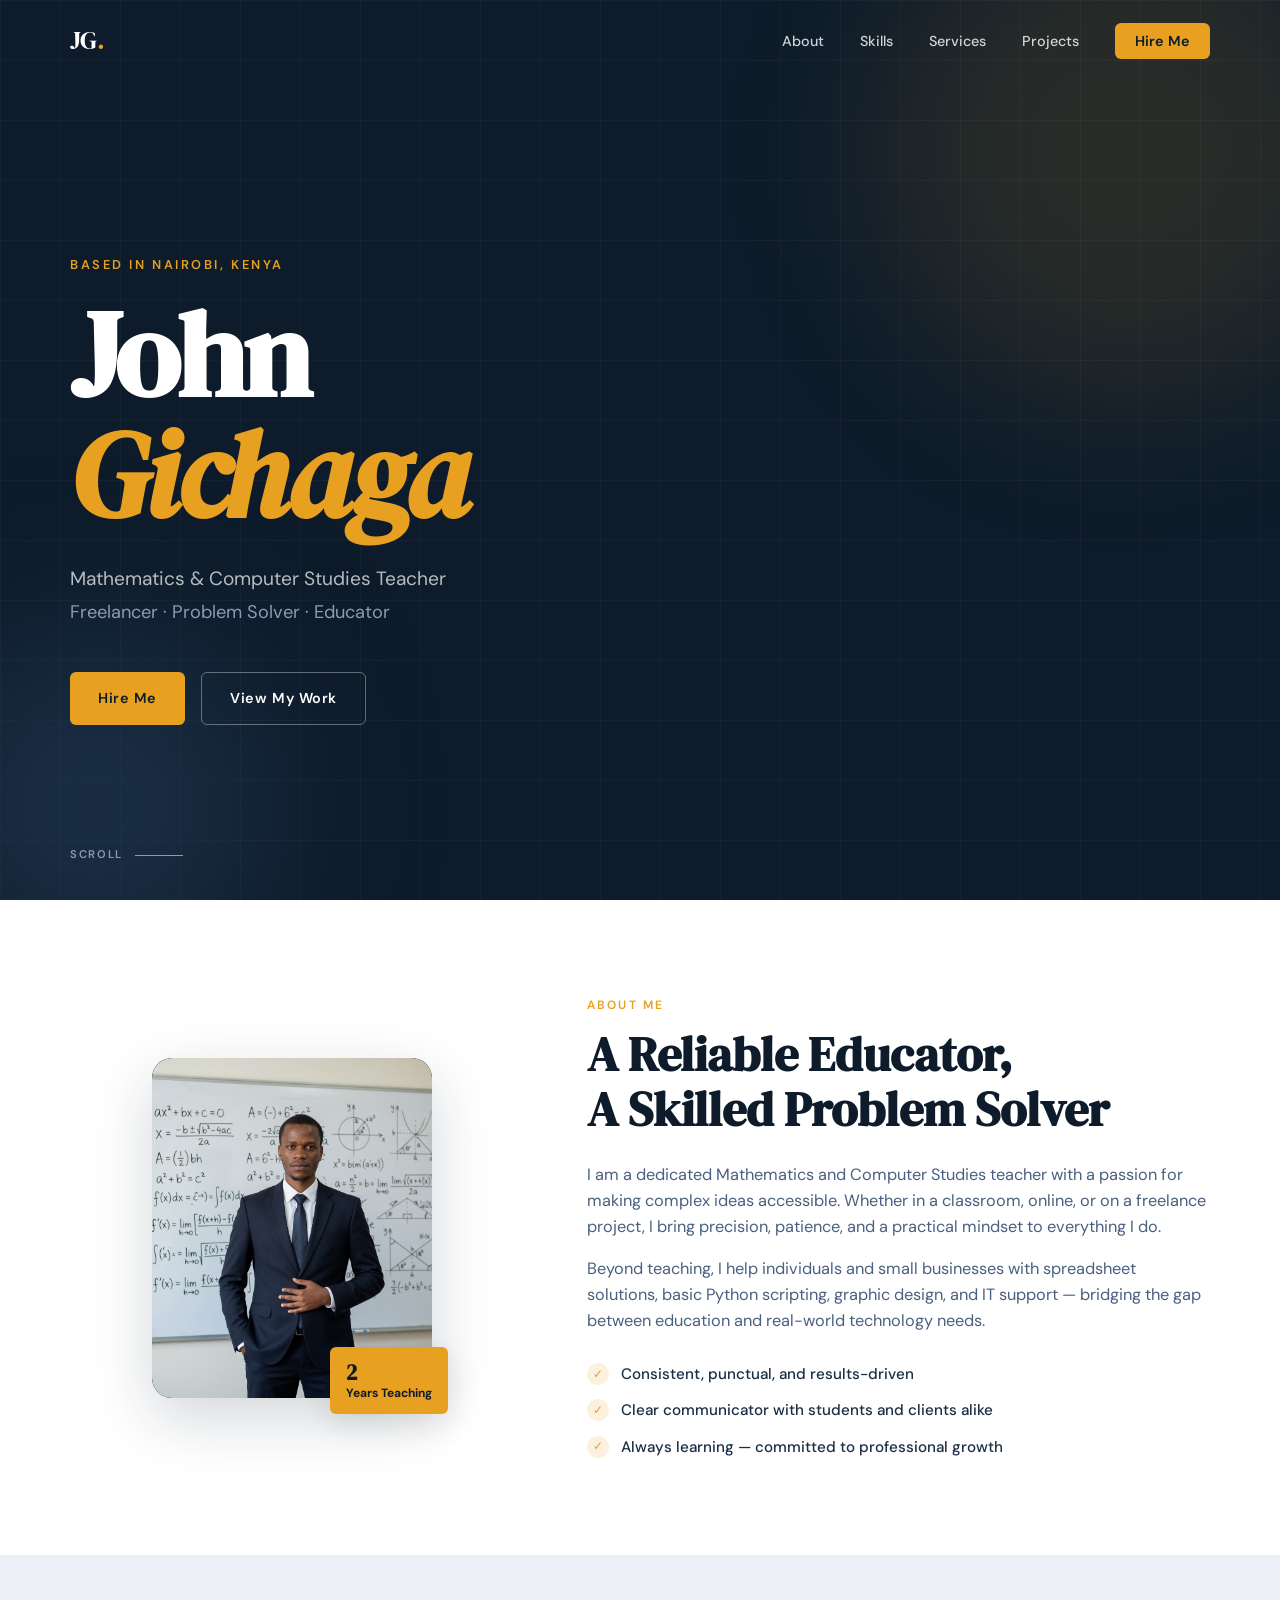
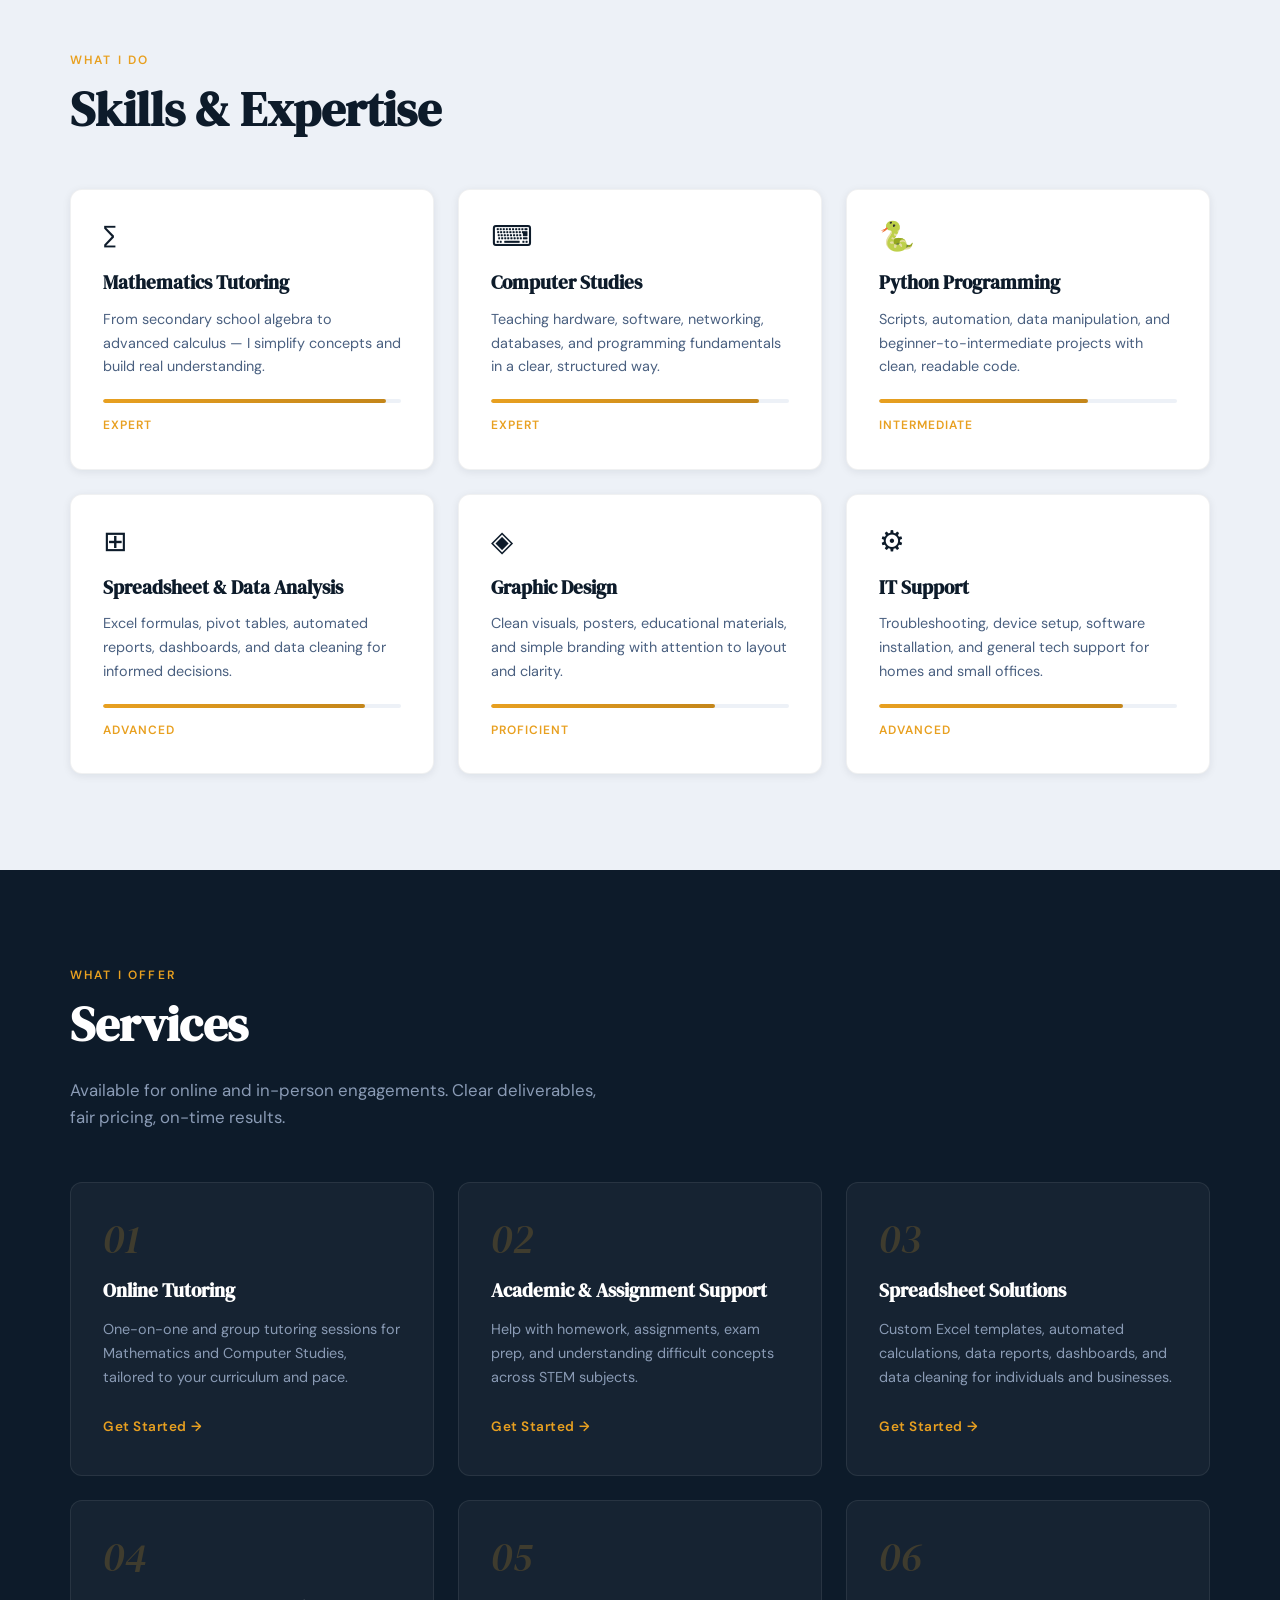
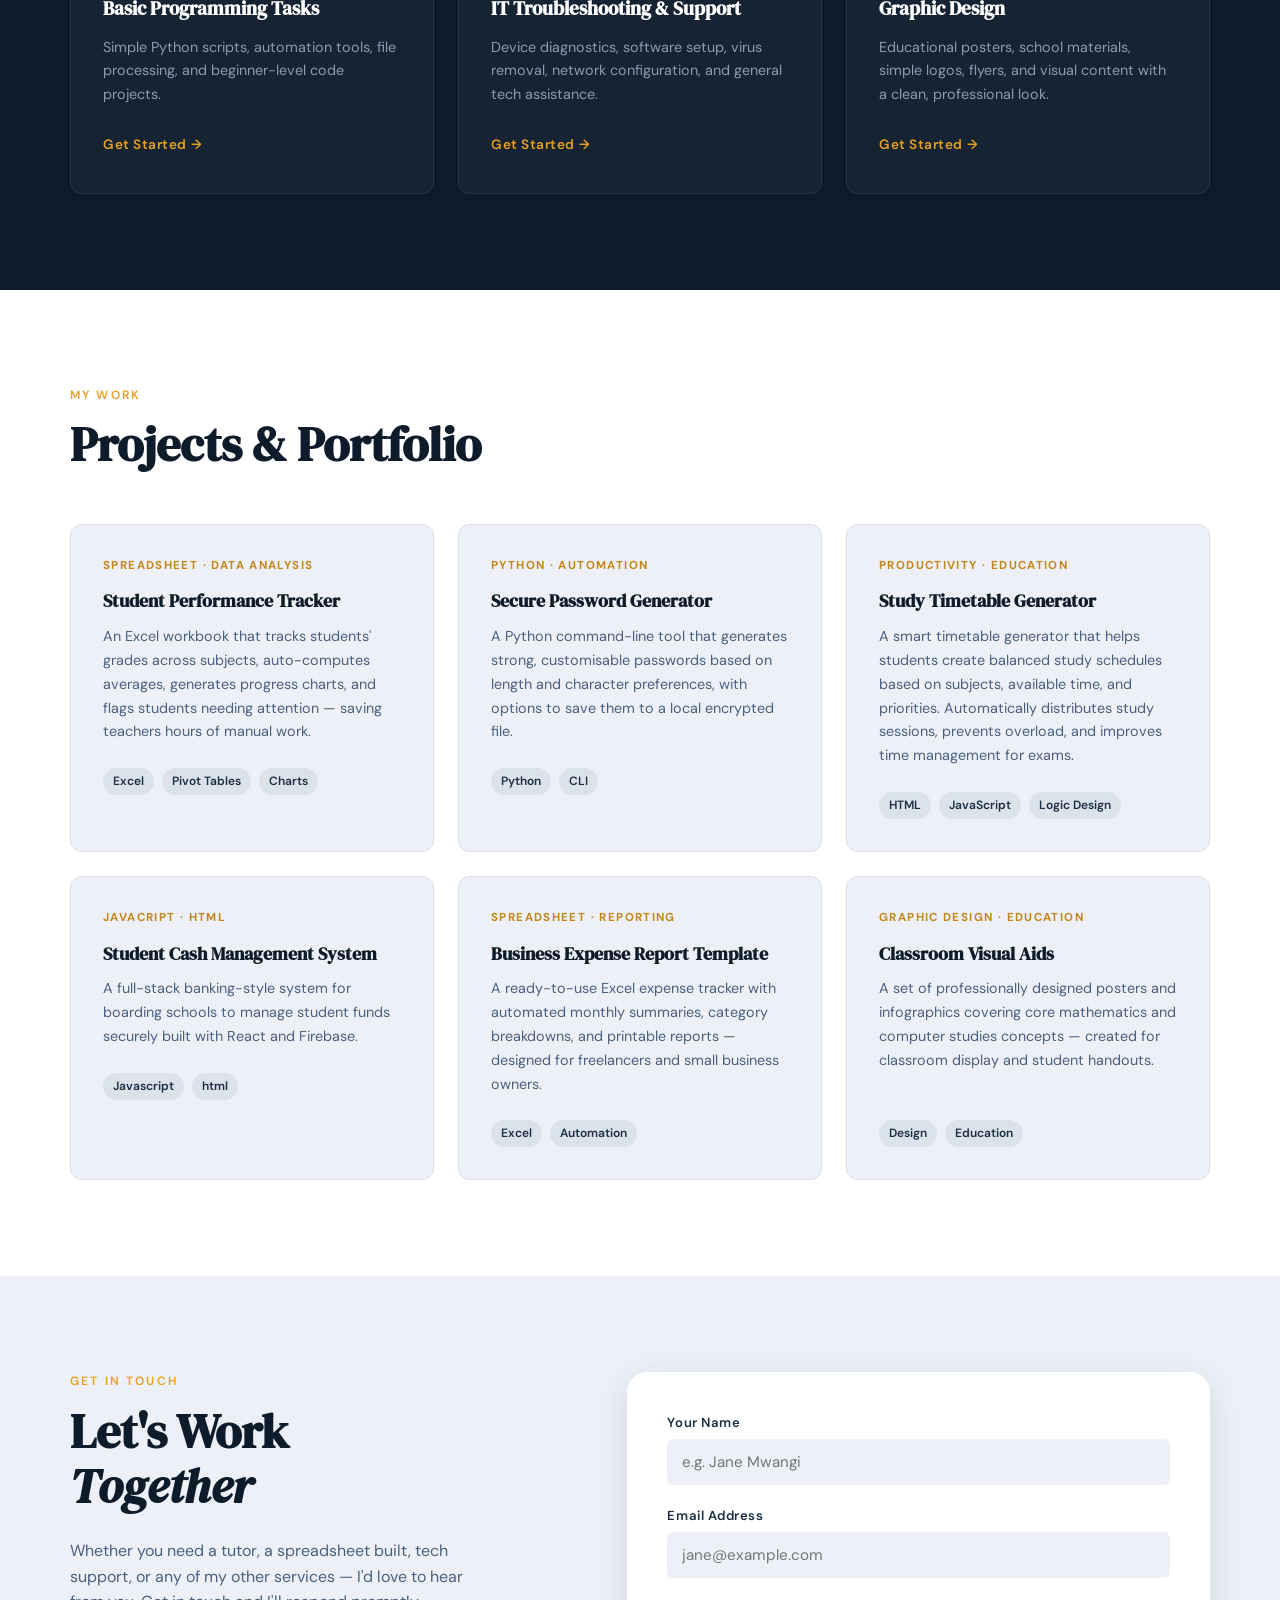
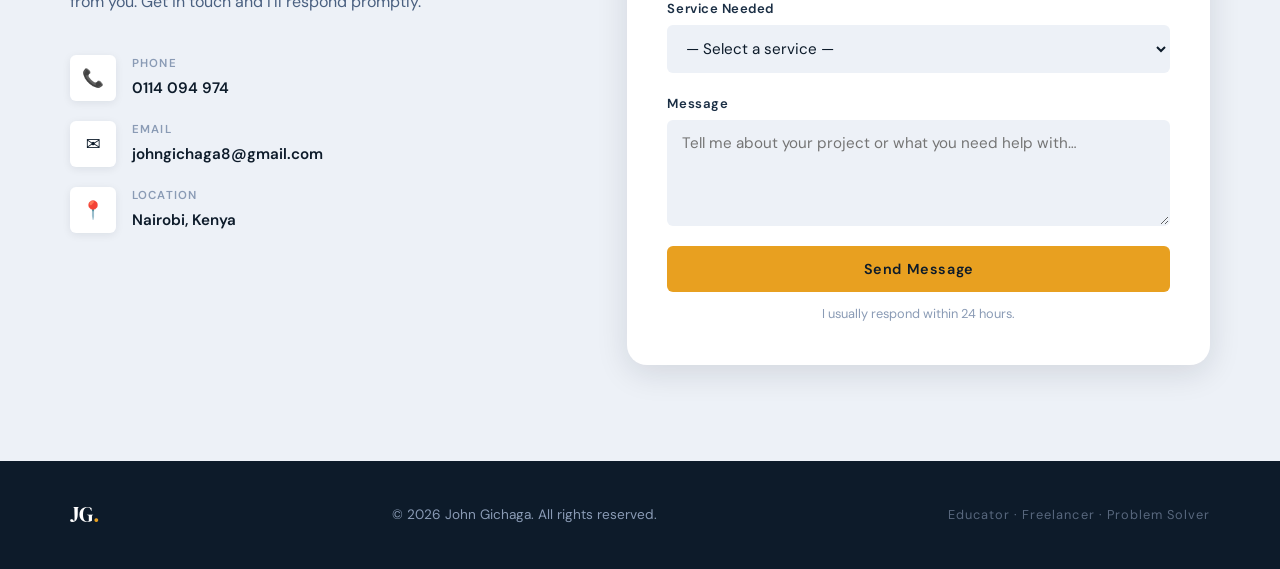
<file: index.html>
<!DOCTYPE html>
<html lang="en">
<head>
  <meta charset="UTF-8" />
  <meta name="viewport" content="width=device-width, initial-scale=1.0" />
  <title>John Gichaga | Educator & Freelancer</title>

  <!-- ✅ FAVICON — JG icon shown in browser tab -->
  <link rel="icon" type="image/svg+xml" href="favicon.svg" />

  <link rel="preconnect" href="https://fonts.googleapis.com" />
  <link rel="preconnect" href="https://fonts.gstatic.com" crossorigin />
  <link href="https://fonts.googleapis.com/css2?family=DM+Serif+Display:ital@0;1&family=DM+Sans:ital,opsz,wght@0,9..40,300;0,9..40,400;0,9..40,500;0,9..40,600;1,9..40,300&display=swap" rel="stylesheet" />
  <link rel="stylesheet" href="style.css" />
</head>
<body>

  <!-- ============================================================
       NAVIGATION
  ============================================================ -->
  <nav class="nav" id="nav">
    <div class="nav__inner">
      <a href="#hero" class="nav__logo">JG<span class="nav__dot">.</span></a>
      <button class="nav__toggle" id="navToggle" aria-label="Toggle menu">
        <span></span><span></span><span></span>
      </button>
      <ul class="nav__links" id="navLinks">
        <li><a href="#about">About</a></li>
        <li><a href="#skills">Skills</a></li>
        <li><a href="#services">Services</a></li>
        <li><a href="#projects">Projects</a></li>
        <li><a href="#contact" class="nav__cta">Hire Me</a></li>
      </ul>
    </div>
  </nav>

  <!-- ============================================================
       HERO SECTION
  ============================================================ -->
  <section class="hero" id="hero">
    <div class="hero__bg">
      <div class="hero__grid"></div>
      <div class="hero__orb hero__orb--1"></div>
      <div class="hero__orb hero__orb--2"></div>
    </div>
    <div class="hero__content">
      <p class="hero__eyebrow reveal">Based in Nairobi, Kenya</p>
      <h1 class="hero__name reveal">John<br /><em>Gichaga</em></h1>
      <p class="hero__tagline reveal">
        Mathematics &amp; Computer Studies Teacher<br />
        <span>Freelancer · Problem Solver · Educator</span>
      </p>
      <div class="hero__actions reveal">
        <a href="#contact" class="btn btn--primary">Hire Me</a>
        <a href="#projects" class="btn btn--ghost">View My Work</a>
      </div>
    </div>
    <div class="hero__scroll">
      <span>Scroll</span>
      <div class="hero__scroll-line"></div>
    </div>
  </section>

  <!-- ============================================================
       ABOUT SECTION
  ============================================================ -->
  <section class="section about" id="about">
    <div class="container">
      <div class="about__grid">

        <!-- Left: photo with decorative frame -->
        <div class="about__visual reveal">
          <div class="about__frame">
            <div class="about__avatar">
              <img
                src="WhatsApp Image 2026-04-20 at 14.35.39.jpeg"
                alt="John Gichaga — Mathematics &amp; Computer Studies Teacher"
                class="about__photo"
              />
            </div>
            <div class="about__badge">
              <span>2</span> Years Teaching
            </div>
          </div>
        </div>

        <!-- Right: bio text -->
        <div class="about__text">
          <p class="section__label reveal">About Me</p>
          <h2 class="section__title reveal">
            A Reliable Educator,<br />A Skilled Problem Solver
          </h2>
          <p class="about__bio reveal">
            I am a dedicated Mathematics and Computer Studies teacher with a passion
            for making complex ideas accessible. Whether in a classroom, online, or on
            a freelance project, I bring precision, patience, and a practical mindset
            to everything I do.
          </p>
          <p class="about__bio reveal">
            Beyond teaching, I help individuals and small businesses with spreadsheet
            solutions, basic Python scripting, graphic design, and IT support — bridging
            the gap between education and real-world technology needs.
          </p>
          <ul class="about__highlights reveal">
            <li>
              <div class="about__highlight-icon">✓</div>
              Consistent, punctual, and results-driven
            </li>
            <li>
              <div class="about__highlight-icon">✓</div>
              Clear communicator with students and clients alike
            </li>
            <li>
              <div class="about__highlight-icon">✓</div>
              Always learning — committed to professional growth
            </li>
          </ul>
        </div>
      </div>
    </div>
  </section>

  <!-- ============================================================
       SKILLS SECTION
  ============================================================ -->
  <section class="section skills" id="skills">
    <div class="container">
      <p class="section__label reveal">What I Do</p>
      <h2 class="section__title reveal">Skills &amp; Expertise</h2>
      <div class="skills__grid">

        <div class="skill-card reveal">
          <div class="skill-card__icon">∑</div>
          <h3>Mathematics Tutoring</h3>
          <p>From secondary school algebra to advanced calculus — I simplify concepts and build real understanding.</p>
          <div class="skill-card__bar"><div class="skill-card__fill" style="--pct: 95%"></div></div>
          <span class="skill-card__level">Expert</span>
        </div>

        <div class="skill-card reveal">
          <div class="skill-card__icon">⌨</div>
          <h3>Computer Studies</h3>
          <p>Teaching hardware, software, networking, databases, and programming fundamentals in a clear, structured way.</p>
          <div class="skill-card__bar"><div class="skill-card__fill" style="--pct: 90%"></div></div>
          <span class="skill-card__level">Expert</span>
        </div>

        <div class="skill-card reveal">
          <div class="skill-card__icon">🐍</div>
          <h3>Python Programming</h3>
          <p>Scripts, automation, data manipulation, and beginner-to-intermediate projects with clean, readable code.</p>
          <div class="skill-card__bar"><div class="skill-card__fill" style="--pct: 70%"></div></div>
          <span class="skill-card__level">Intermediate</span>
        </div>

        <div class="skill-card reveal">
          <div class="skill-card__icon">⊞</div>
          <h3>Spreadsheet &amp; Data Analysis</h3>
          <p>Excel formulas, pivot tables, automated reports, dashboards, and data cleaning for informed decisions.</p>
          <div class="skill-card__bar"><div class="skill-card__fill" style="--pct: 88%"></div></div>
          <span class="skill-card__level">Advanced</span>
        </div>

        <div class="skill-card reveal">
          <div class="skill-card__icon">◈</div>
          <h3>Graphic Design</h3>
          <p>Clean visuals, posters, educational materials, and simple branding with attention to layout and clarity.</p>
          <div class="skill-card__bar"><div class="skill-card__fill" style="--pct: 75%"></div></div>
          <span class="skill-card__level">Proficient</span>
        </div>

        <div class="skill-card reveal">
          <div class="skill-card__icon">⚙</div>
          <h3>IT Support</h3>
          <p>Troubleshooting, device setup, software installation, and general tech support for homes and small offices.</p>
          <div class="skill-card__bar"><div class="skill-card__fill" style="--pct: 82%"></div></div>
          <span class="skill-card__level">Advanced</span>
        </div>

      </div>
    </div>
  </section>

  <!-- ============================================================
       SERVICES SECTION
  ============================================================ -->
  <section class="section services" id="services">
    <div class="container">
      <p class="section__label reveal">What I Offer</p>
      <h2 class="section__title reveal">Services</h2>
      <p class="section__sub reveal">
        Available for online and in-person engagements. Clear deliverables, fair pricing, on-time results.
      </p>
      <div class="services__grid">

        <div class="service-card reveal">
          <div class="service-card__number">01</div>
          <h3>Online Tutoring</h3>
          <p>One-on-one and group tutoring sessions for Mathematics and Computer Studies, tailored to your curriculum and pace.</p>
          <a href="#contact" class="service-card__link">Get Started →</a>
        </div>

        <div class="service-card reveal">
          <div class="service-card__number">02</div>
          <h3>Academic &amp; Assignment Support</h3>
          <p>Help with homework, assignments, exam prep, and understanding difficult concepts across STEM subjects.</p>
          <a href="#contact" class="service-card__link">Get Started →</a>
        </div>

        <div class="service-card reveal">
          <div class="service-card__number">03</div>
          <h3>Spreadsheet Solutions</h3>
          <p>Custom Excel templates, automated calculations, data reports, dashboards, and data cleaning for individuals and businesses.</p>
          <a href="#contact" class="service-card__link">Get Started →</a>
        </div>

        <div class="service-card reveal">
          <div class="service-card__number">04</div>
          <h3>Basic Programming Tasks</h3>
          <p>Simple Python scripts, automation tools, file processing, and beginner-level code projects.</p>
          <a href="#contact" class="service-card__link">Get Started →</a>
        </div>

        <div class="service-card reveal">
          <div class="service-card__number">05</div>
          <h3>IT Troubleshooting &amp; Support</h3>
          <p>Device diagnostics, software setup, virus removal, network configuration, and general tech assistance.</p>
          <a href="#contact" class="service-card__link">Get Started →</a>
        </div>

        <div class="service-card reveal">
          <div class="service-card__number">06</div>
          <h3>Graphic Design</h3>
          <p>Educational posters, school materials, simple logos, flyers, and visual content with a clean, professional look.</p>
          <a href="#contact" class="service-card__link">Get Started →</a>
        </div>

      </div>
    </div>
  </section>

  <!-- ============================================================
       PROJECTS SECTION
  ============================================================ -->
  <section class="section projects" id="projects">
    <div class="container">
      <p class="section__label reveal">My Work</p>
      <h2 class="section__title reveal">Projects &amp; Portfolio</h2>
      <div class="projects__grid">

        <div class="project-card reveal">
          <a href="Performance tracker.html" class="project-card__link-wrap">
            <div class="project-card__tag">Spreadsheet · Data Analysis</div>
            <h3>Student Performance Tracker</h3>
            <p>
              An Excel workbook that tracks students' grades across subjects,
              auto-computes averages, generates progress charts, and flags
              students needing attention — saving teachers hours of manual work.
            </p>
            <div class="project-card__footer">
              <span class="project-card__tech">Excel</span>
              <span class="project-card__tech">Pivot Tables</span>
              <span class="project-card__tech">Charts</span>
            </div>
          </a>
        </div>

        <div class="project-card reveal">
          <a href="password-generator.html" class="project-card__link-wrap">
            <div class="project-card__tag">Python · Automation</div>
            <h3>Secure Password Generator</h3>
            <p>
              A Python command-line tool that generates strong, customisable
              passwords based on length and character preferences, with options
              to save them to a local encrypted file.
            </p>
            <div class="project-card__footer">
              <span class="project-card__tech">Python</span>
              <span class="project-card__tech">CLI</span>
            </div>
          </a>
        </div>

        <div class="project-card reveal">
          <a href="study-timetable.html" class="project-card__link-wrap">
            <div class="project-card__tag">Productivity · Education</div>
            <h3>Study Timetable Generator</h3>
            <p>
              A smart timetable generator that helps students create balanced study schedules
              based on subjects, available time, and priorities. Automatically distributes
              study sessions, prevents overload, and improves time management for exams.
            </p>
            <div class="project-card__footer">
              <span class="project-card__tech">HTML</span>
              <span class="project-card__tech">JavaScript</span>
              <span class="project-card__tech">Logic Design</span>
            </div>
          </a>
        </div>

        <div class="project-card reveal">
           <a href="https://student-cash-system.web.app" target="_blank">
          <div class="project-card__tag">Javacript · html</div>
          <h3>Student Cash Management System</h3>
          <p>
            A full-stack banking-style system for boarding schools to manage student funds securely built with React and Firebase.
          </p>
          <div class="project-card__footer">
            <span class="project-card__tech">Javascript</span>
            <span class="project-card__tech">html</span>
          </div>
           </a>
        </div>

        <div class="project-card reveal">
          <a href="budget-tracker.html" class="project-card__link-wrap">
            <div class="project-card__tag">Spreadsheet · Reporting</div>
            <h3>Business Expense Report Template</h3>
            <p>
              A ready-to-use Excel expense tracker with automated monthly
              summaries, category breakdowns, and printable reports — designed
              for freelancers and small business owners.
            </p>
            <div class="project-card__footer">
              <span class="project-card__tech">Excel</span>
              <span class="project-card__tech">Automation</span>
            </div>
          </a>
        </div>

        <div class="project-card reveal">
          <div class="project-card__tag">Graphic Design · Education</div>
          <h3>Classroom Visual Aids</h3>
          <p>
            A set of professionally designed posters and infographics covering
            core mathematics and computer studies concepts — created for
            classroom display and student handouts.
          </p>
          <div class="project-card__footer">
            <span class="project-card__tech">Design</span>
            <span class="project-card__tech">Education</span>
          </div>
        </div>

      </div>
    </div>
  </section>

  <!-- ============================================================
       CONTACT SECTION
  ============================================================ -->
  <section class="section contact" id="contact">
    <div class="container">
      <div class="contact__grid">

        <!-- Left: info -->
        <div class="contact__info">
          <p class="section__label reveal">Get In Touch</p>
          <h2 class="section__title reveal">
            Let's Work<br /><em>Together</em>
          </h2>
          <p class="contact__desc reveal">
            Whether you need a tutor, a spreadsheet built, tech support, or any of
            my other services — I'd love to hear from you. Get in touch and I'll
            respond promptly.
          </p>
          <div class="contact__details reveal">
            <a href="tel:0114094974" class="contact__detail">
              <div class="contact__detail-icon">📞</div>
              <div>
                <span class="contact__detail-label">Phone</span>
                <span class="contact__detail-value">0114 094 974</span>
              </div>
            </a>
            <a href="mailto:johngichaga8@gmail.com" class="contact__detail">
              <div class="contact__detail-icon">✉</div>
              <div>
                <span class="contact__detail-label">Email</span>
                <span class="contact__detail-value">johngichaga8@gmail.com</span>
              </div>
            </a>
            <div class="contact__detail">
              <div class="contact__detail-icon">📍</div>
              <div>
                <span class="contact__detail-label">Location</span>
                <span class="contact__detail-value">Nairobi, Kenya</span>
              </div>
            </div>
          </div>
        </div>

        <!-- Right: form powered by Formspree -->
        <div class="contact__form-wrap reveal">
          <form
            class="contact__form"
            id="contactForm"
            action="https://formspree.io/f/mqewyeok"
            method="POST"
          >
            <input type="hidden" name="_subject" value="New message from your portfolio site" />

            <div class="form-group">
              <label for="name">Your Name</label>
              <input type="text" id="name" name="name" placeholder="e.g. Jane Mwangi" required />
            </div>
            <div class="form-group">
              <label for="email">Email Address</label>
              <input type="email" id="email" name="email" placeholder="jane@example.com" required />
            </div>
            <div class="form-group">
              <label for="service">Service Needed</label>
              <select id="service" name="service">
                <option value="">— Select a service —</option>
                <option>Online Tutoring (Maths)</option>
                <option>Online Tutoring (Computer Studies)</option>
                <option>Assignment / Academic Support</option>
                <option>Spreadsheet Solutions</option>
                <option>Python / Programming Task</option>
                <option>IT Support</option>
                <option>Graphic Design</option>
                <option>Other</option>
              </select>
            </div>
            <div class="form-group">
              <label for="message">Message</label>
              <textarea id="message" name="message" rows="4" placeholder="Tell me about your project or what you need help with…" required></textarea>
            </div>
            <button type="submit" class="btn btn--primary btn--full" id="submitBtn">
              Send Message
            </button>
            <p class="form-note">I usually respond within 24 hours.</p>
          </form>

          <!-- Success message -->
          <div class="form-success" id="formSuccess">
            <div class="form-success__icon">✓</div>
            <h3>Message Sent!</h3>
            <p>Thank you for reaching out. I'll get back to you shortly.</p>
          </div>

          <!-- Error fallback -->
          <div class="form-error" id="formError">
            <p>⚠ Something went wrong. Please email me directly at
              <a href="mailto:johngichaga8@gmail.com">johngichaga8@gmail.com</a>
            </p>
          </div>
        </div>

      </div>
    </div>
  </section>

  <!-- ============================================================
       FOOTER
  ============================================================ -->
  <footer class="footer">
    <div class="container">
      <div class="footer__inner">
        <span class="footer__logo">JG<span class="nav__dot">.</span></span>
        <p class="footer__copy">© 2026 John Gichaga. All rights reserved.</p>
        <p class="footer__made">Educator · Freelancer · Problem Solver</p>
      </div>
    </div>
  </footer>

  <script src="script.js"></script>
</body>
</html>
</file>
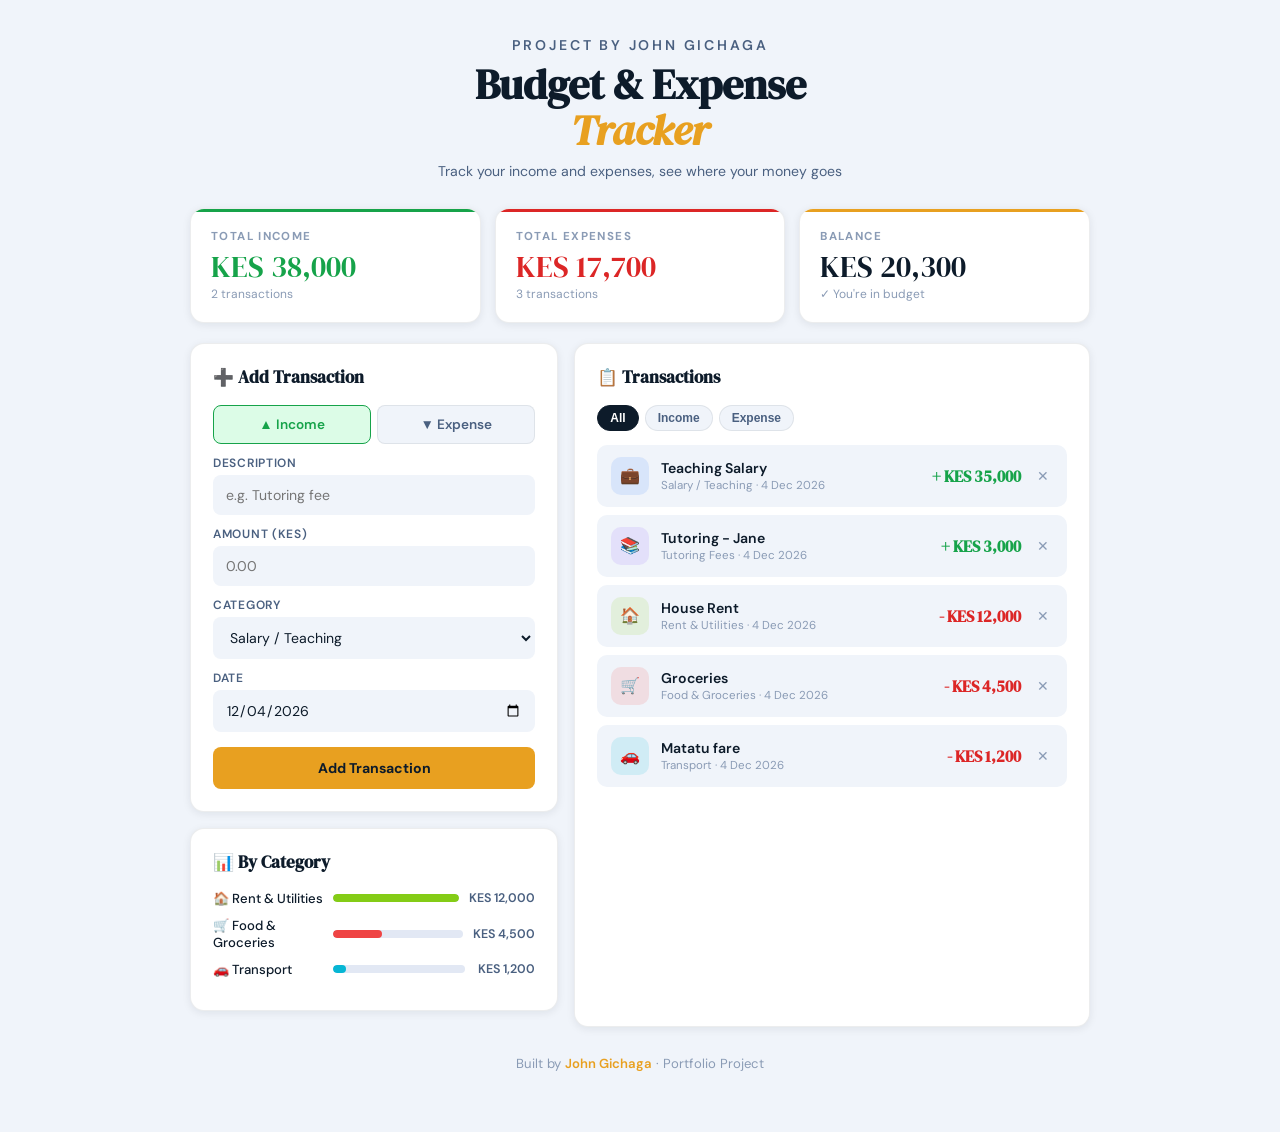
<file: budget-tracker.html>
<!DOCTYPE html>
<html lang="en">
<head>
  <meta charset="UTF-8" />
  <meta name="viewport" content="width=device-width, initial-scale=1.0" />
  <title>Budget Tracker | John Gichaga</title>
  <link rel="icon" type="image/svg+xml" href="favicon.svg" />
  <link rel="preconnect" href="https://fonts.googleapis.com" />
  <link href="https://fonts.googleapis.com/css2?family=DM+Serif+Display:ital@0;1&family=DM+Sans:wght@300;400;500;600&display=swap" rel="stylesheet" />
  <style>
    :root {
      --navy:     #0D1B2A;
      --navy-mid: #1A2E44;
      --white:    #FFFFFF;
      --mist:     #F0F4FA;
      --mist2:    #E2E8F4;
      --slate:    #4A6080;
      --silver:   #8A9BB5;
      --border:   rgba(13,27,42,0.08);
      --accent:   #E8A020;
      --accent-d: #C4861A;
      --green:    #16A34A;
      --green-bg: #DCFCE7;
      --red:      #DC2626;
      --red-bg:   #FEE2E2;
      --shadow:   0 2px 8px rgba(13,27,42,0.08);
      --shadow-md:0 8px 32px rgba(13,27,42,0.12);
    }
    *, *::before, *::after { box-sizing: border-box; margin: 0; padding: 0; }
    html { scroll-behavior: smooth; }
    body {
      font-family: 'DM Sans', sans-serif;
      background: var(--mist);
      color: var(--navy);
      min-height: 100vh;
      padding: 28px 16px 60px;
    }

    /* ── Header ── */
    .page-header { text-align: center; margin-bottom: 28px; }
    .page-header__label {
      font-size: 0.72rem; font-weight: 600;
      letter-spacing: 0.2em; text-transform: uppercase;
      color: var(--accent); margin-bottom: 8px;
    }
    .page-header h1 {
      font-family: 'DM Serif Display', serif;
      font-size: clamp(1.8rem, 5vw, 2.6rem);
      color: var(--navy); line-height: 1.1;
    }
    .page-header h1 em { color: var(--accent); font-style: italic; }
    .page-header p { color: var(--slate); font-size: 0.88rem; margin-top: 8px; }

    /* ── Layout ── */
    .container { max-width: 900px; margin: 0 auto; }

    /* ── Summary cards ── */
    .summary-grid {
      display: grid;
      grid-template-columns: repeat(3, 1fr);
      gap: 14px;
      margin-bottom: 20px;
    }
    @media (max-width: 560px) { .summary-grid { grid-template-columns: 1fr; } }

    .summary-card {
      background: var(--white);
      border-radius: 14px;
      padding: 20px;
      border: 1px solid var(--border);
      box-shadow: var(--shadow);
      position: relative;
      overflow: hidden;
    }
    .summary-card::before {
      content: '';
      position: absolute;
      top: 0; left: 0; right: 0;
      height: 3px;
    }
    .summary-card--income::before  { background: var(--green); }
    .summary-card--expense::before { background: var(--red); }
    .summary-card--balance::before { background: var(--accent); }

    .summary-card__label {
      font-size: 0.72rem; font-weight: 700;
      text-transform: uppercase; letter-spacing: 0.12em;
      color: var(--silver); margin-bottom: 8px;
    }
    .summary-card__amount {
      font-family: 'DM Serif Display', serif;
      font-size: 1.9rem; line-height: 1;
    }
    .summary-card--income  .summary-card__amount { color: var(--green); }
    .summary-card--expense .summary-card__amount { color: var(--red); }
    .summary-card--balance .summary-card__amount { color: var(--navy); }

    .summary-card__sub { font-size: 0.75rem; color: var(--silver); margin-top: 4px; }

    /* ── Main grid ── */
    .main-grid {
      display: grid;
      grid-template-columns: 1fr 1.4fr;
      gap: 16px;
    }
    @media (max-width: 640px) { .main-grid { grid-template-columns: 1fr; } }

    /* ── Card ── */
    .card {
      background: var(--white);
      border-radius: 14px;
      padding: 22px;
      border: 1px solid var(--border);
      box-shadow: var(--shadow);
      margin-bottom: 16px;
    }
    .card h3 {
      font-family: 'DM Serif Display', serif;
      font-size: 1.05rem;
      margin-bottom: 16px;
      display: flex; align-items: center; gap: 6px;
    }

    /* ── Form ── */
    .field { margin-bottom: 11px; }
    .field label { font-size: 0.75rem; font-weight: 600; color: var(--slate); display: block; margin-bottom: 4px; text-transform: uppercase; letter-spacing: 0.06em; }
    .field input, .field select {
      font-family: 'DM Sans', sans-serif;
      width: 100%; padding: 10px 12px; font-size: 0.88rem;
      background: var(--mist); border: 1.5px solid transparent;
      border-radius: 8px; outline: none; color: var(--navy);
      transition: border-color 0.2s, background 0.2s;
    }
    .field input:focus, .field select:focus {
      border-color: var(--accent); background: var(--white);
      box-shadow: 0 0 0 3px rgba(232,160,32,0.12);
    }

    .type-toggle {
      display: grid;
      grid-template-columns: 1fr 1fr;
      gap: 6px;
      margin-bottom: 11px;
    }
    .type-btn {
      padding: 10px;
      border-radius: 8px;
      border: 1.5px solid var(--border);
      font-family: 'DM Sans', sans-serif;
      font-size: 0.85rem;
      font-weight: 600;
      cursor: pointer;
      transition: all 0.2s;
      background: var(--mist);
      color: var(--slate);
    }
    .type-btn.active-income  { background: var(--green-bg); border-color: var(--green); color: var(--green); }
    .type-btn.active-expense { background: var(--red-bg);   border-color: var(--red);   color: var(--red);   }

    .add-btn {
      width: 100%; padding: 12px;
      background: var(--accent); color: var(--navy);
      font-family: 'DM Sans', sans-serif;
      font-size: 0.88rem; font-weight: 700;
      border: none; border-radius: 8px;
      cursor: pointer;
      transition: background 0.2s, transform 0.15s;
      margin-top: 4px;
    }
    .add-btn:hover { background: var(--accent-d); transform: translateY(-1px); }

    /* ── Transactions list ── */
    .tx-filters {
      display: flex; gap: 6px; flex-wrap: wrap;
      margin-bottom: 14px;
    }
    .filter-btn {
      padding: 5px 12px;
      border-radius: 20px;
      font-size: 0.75rem; font-weight: 600;
      border: 1.5px solid var(--border);
      cursor: pointer;
      background: var(--mist);
      color: var(--slate);
      transition: all 0.2s;
    }
    .filter-btn.active { background: var(--navy); border-color: var(--navy); color: var(--white); }

    .tx-list { display: flex; flex-direction: column; gap: 8px; max-height: 420px; overflow-y: auto; }
    .tx-list::-webkit-scrollbar { width: 4px; }
    .tx-list::-webkit-scrollbar-thumb { background: var(--mist2); border-radius: 4px; }

    .tx-item {
      display: flex; align-items: center; gap: 12px;
      padding: 12px 14px;
      background: var(--mist);
      border-radius: 10px;
      animation: txIn 0.25s ease-out;
      transition: transform 0.2s;
    }
    .tx-item:hover { transform: translateX(3px); }
    @keyframes txIn {
      from { opacity: 0; transform: translateX(-12px); }
      to   { opacity: 1; transform: none; }
    }
    .tx-icon {
      width: 38px; height: 38px; border-radius: 10px;
      display: grid; place-items: center;
      font-size: 1rem; flex-shrink: 0;
    }
    .tx-main { flex: 1; min-width: 0; }
    .tx-desc {
      font-size: 0.88rem; font-weight: 600; color: var(--navy);
      white-space: nowrap; overflow: hidden; text-overflow: ellipsis;
    }
    .tx-meta { font-size: 0.72rem; color: var(--silver); margin-top: 1px; }
    .tx-amount {
      font-family: 'DM Serif Display', serif;
      font-size: 1rem; font-weight: 600; flex-shrink: 0;
    }
    .tx-amount.income  { color: var(--green); }
    .tx-amount.expense { color: var(--red); }
    .tx-del {
      background: none; border: none;
      color: var(--silver); cursor: pointer; font-size: 0.9rem;
      padding: 4px; border-radius: 4px;
      transition: color 0.15s;
    }
    .tx-del:hover { color: var(--red); }

    .empty-state {
      text-align: center; padding: 32px 16px;
      color: var(--silver); font-size: 0.85rem;
    }
    .empty-state .icon { font-size: 2.5rem; margin-bottom: 8px; }

    /* ── Category breakdown ── */
    .cat-row {
      display: flex; align-items: center; gap: 10px;
      margin-bottom: 10px;
    }
    .cat-label { font-size: 0.82rem; font-weight: 500; color: var(--navy); width: 110px; flex-shrink: 0; }
    .cat-bar-wrap { flex: 1; height: 8px; background: var(--mist2); border-radius: 4px; overflow: hidden; }
    .cat-bar { height: 100%; border-radius: 4px; transition: width 0.8s cubic-bezier(0.22,1,0.36,1); }
    .cat-amount { font-size: 0.78rem; font-weight: 600; color: var(--slate); min-width: 60px; text-align: right; }

    .back-link { text-align: center; margin-top: 28px; font-size: 0.82rem; color: var(--silver); }
    .back-link a { color: var(--accent); text-decoration: none; font-weight: 600; }
  </style>
</head>
<body>

  <div class="page-header">
    <p class="page-header__label">Project by John Gichaga</p>
    <h1>Budget &amp; Expense<br /><em>Tracker</em></h1>
    <p>Track your income and expenses, see where your money goes</p>
  </div>

  <div class="container">

    <!-- Summary -->
    <div class="summary-grid">
      <div class="summary-card summary-card--income">
        <div class="summary-card__label">Total Income</div>
        <div class="summary-card__amount" id="totalIncome">KES 0</div>
        <div class="summary-card__sub" id="incomeCount">0 transactions</div>
      </div>
      <div class="summary-card summary-card--expense">
        <div class="summary-card__label">Total Expenses</div>
        <div class="summary-card__amount" id="totalExpense">KES 0</div>
        <div class="summary-card__sub" id="expenseCount">0 transactions</div>
      </div>
      <div class="summary-card summary-card--balance">
        <div class="summary-card__label">Balance</div>
        <div class="summary-card__amount" id="balance">KES 0</div>
        <div class="summary-card__sub" id="balanceNote">—</div>
      </div>
    </div>

    <div class="main-grid">

      <!-- Add transaction -->
      <div>
        <div class="card">
          <h3>➕ Add Transaction</h3>

          <div class="type-toggle">
            <button class="type-btn active-income" id="btn-income"  onclick="setType('income')">▲ Income</button>
            <button class="type-btn"              id="btn-expense" onclick="setType('expense')">▼ Expense</button>
          </div>

          <div class="field">
            <label>Description</label>
            <input type="text" id="txDesc" placeholder="e.g. Tutoring fee" maxlength="40" />
          </div>
          <div class="field">
            <label>Amount (KES)</label>
            <input type="number" id="txAmount" placeholder="0.00" min="0" step="0.01" />
          </div>
          <div class="field">
            <label>Category</label>
            <select id="txCategory"></select>
          </div>
          <div class="field">
            <label>Date</label>
            <input type="date" id="txDate" />
          </div>

          <button class="add-btn" onclick="addTransaction()">Add Transaction</button>
        </div>

        <!-- Category breakdown -->
        <div class="card">
          <h3>📊 By Category</h3>
          <div id="catBreakdown">
            <p style="font-size:0.8rem;color:var(--silver)">No expenses yet.</p>
          </div>
        </div>
      </div>

      <!-- Transactions -->
      <div class="card" style="margin-bottom:0">
        <h3>📋 Transactions</h3>
        <div class="tx-filters">
          <button class="filter-btn active" onclick="setFilter('all', this)">All</button>
          <button class="filter-btn" onclick="setFilter('income', this)">Income</button>
          <button class="filter-btn" onclick="setFilter('expense', this)">Expense</button>
        </div>
        <div class="tx-list" id="txList">
          <div class="empty-state">
            <div class="icon">💳</div>
            <p>No transactions yet.<br />Add one to get started!</p>
          </div>
        </div>
      </div>

    </div>

  </div>

  <p class="back-link">Built by <a href="index.html">John Gichaga</a> · Portfolio Project</p>

  <script>
    const INCOME_CATS = ['Salary / Teaching', 'Tutoring Fees', 'Freelance Work', 'Business Income', 'Other Income']
    const EXPENSE_CATS = ['Food & Groceries', 'Transport', 'Rent & Utilities', 'School / Fees', 'Entertainment', 'Healthcare', 'Clothing', 'Savings / Investment', 'Other']

    const CAT_COLORS = [
      '#3B82F6','#8B5CF6','#EC4899','#10B981',
      '#F59E0B','#EF4444','#06B6D4','#84CC16','#6366F1','#F97316'
    ]
    const CAT_ICONS = {
      'Salary / Teaching': '💼', 'Tutoring Fees': '📚', 'Freelance Work': '💻',
      'Business Income': '🏢', 'Other Income': '💰',
      'Food & Groceries': '🛒', 'Transport': '🚗', 'Rent & Utilities': '🏠',
      'School / Fees': '🎓', 'Entertainment': '🎬', 'Healthcare': '💊',
      'Clothing': '👕', 'Savings / Investment': '📈', 'Other': '📌'
    }

    let transactions = JSON.parse(localStorage.getItem('jg_budget') || '[]')
    let currentType = 'income'
    let currentFilter = 'all'
    let nextId = Date.now()

    // Init date
    document.getElementById('txDate').value = new Date().toISOString().split('T')[0]

    // ── Type toggle ──
    function setType(type) {
      currentType = type
      document.getElementById('btn-income').className  = 'type-btn' + (type === 'income'  ? ' active-income'  : '')
      document.getElementById('btn-expense').className = 'type-btn' + (type === 'expense' ? ' active-expense' : '')
      populateCategories()
    }

    function populateCategories() {
      const sel = document.getElementById('txCategory')
      const cats = currentType === 'income' ? INCOME_CATS : EXPENSE_CATS
      sel.innerHTML = cats.map(c => `<option>${c}</option>`).join('')
    }

    // ── Add transaction ──
    function addTransaction() {
      const desc   = document.getElementById('txDesc').value.trim()
      const amount = parseFloat(document.getElementById('txAmount').value)
      const cat    = document.getElementById('txCategory').value
      const date   = document.getElementById('txDate').value

      if (!desc)         { alert('Please enter a description.'); return }
      if (!amount || amount <= 0) { alert('Please enter a valid amount.'); return }

      const tx = { id: nextId++, type: currentType, desc, amount, cat, date }
      transactions.unshift(tx)
      save()
      render()

      // Reset form
      document.getElementById('txDesc').value = ''
      document.getElementById('txAmount').value = ''
    }

    // ── Delete ──
    function deleteTx(id) {
      transactions = transactions.filter(t => t.id !== id)
      save()
      render()
    }

    // ── Filter ──
    function setFilter(filter, btn) {
      currentFilter = filter
      document.querySelectorAll('.filter-btn').forEach(b => b.classList.remove('active'))
      btn.classList.add('active')
      renderList()
    }

    // ── Save ──
    function save() {
      try { localStorage.setItem('jg_budget', JSON.stringify(transactions)) } catch(e) {}
    }

    // ── Render all ──
    function render() {
      renderSummary()
      renderList()
      renderCategories()
    }

    function fmt(n) {
      return 'KES ' + n.toLocaleString('en-KE', { minimumFractionDigits: 0, maximumFractionDigits: 0 })
    }

    function renderSummary() {
      const income  = transactions.filter(t => t.type === 'income').reduce((s, t) => s + t.amount, 0)
      const expense = transactions.filter(t => t.type === 'expense').reduce((s, t) => s + t.amount, 0)
      const bal     = income - expense
      const iCount  = transactions.filter(t => t.type === 'income').length
      const eCount  = transactions.filter(t => t.type === 'expense').length

      document.getElementById('totalIncome').textContent  = fmt(income)
      document.getElementById('totalExpense').textContent = fmt(expense)
      document.getElementById('balance').textContent      = fmt(Math.abs(bal))
      document.getElementById('incomeCount').textContent  = `${iCount} transaction${iCount !== 1 ? 's' : ''}`
      document.getElementById('expenseCount').textContent = `${eCount} transaction${eCount !== 1 ? 's' : ''}`

      const balEl = document.getElementById('balance')
      balEl.style.color = bal >= 0 ? 'var(--navy)' : 'var(--red)'
      document.getElementById('balanceNote').textContent = bal >= 0
        ? '✓ You\'re in budget'
        : '⚠ Over budget by ' + fmt(Math.abs(bal))
    }

    function renderList() {
      const list = document.getElementById('txList')
      const filtered = transactions.filter(t =>
        currentFilter === 'all' || t.type === currentFilter
      )

      if (filtered.length === 0) {
        list.innerHTML = `<div class="empty-state"><div class="icon">💳</div><p>No ${currentFilter === 'all' ? '' : currentFilter + ' '}transactions yet.</p></div>`
        return
      }

      list.innerHTML = filtered.map(tx => {
        const icon = CAT_ICONS[tx.cat] || '💰'
        const colorIdx = [...INCOME_CATS, ...EXPENSE_CATS].indexOf(tx.cat)
        const color = CAT_COLORS[colorIdx % CAT_COLORS.length]
        const sign = tx.type === 'income' ? '+' : '-'
        const dateStr = tx.date ? new Date(tx.date + 'T00:00:00').toLocaleDateString('en-KE', { day: 'numeric', month: 'short', year: 'numeric' }) : ''
        return `
          <div class="tx-item">
            <div class="tx-icon" style="background:${color}22;color:${color}">${icon}</div>
            <div class="tx-main">
              <div class="tx-desc">${tx.desc}</div>
              <div class="tx-meta">${tx.cat} · ${dateStr}</div>
            </div>
            <div class="tx-amount ${tx.type}">${sign} ${fmt(tx.amount)}</div>
            <button class="tx-del" onclick="deleteTx(${tx.id})" title="Delete">✕</button>
          </div>
        `
      }).join('')
    }

    function renderCategories() {
      const expenses = transactions.filter(t => t.type === 'expense')
      if (expenses.length === 0) {
        document.getElementById('catBreakdown').innerHTML = '<p style="font-size:0.8rem;color:var(--silver)">No expenses yet.</p>'
        return
      }

      // Group by category
      const totals = {}
      expenses.forEach(t => { totals[t.cat] = (totals[t.cat] || 0) + t.amount })
      const maxVal = Math.max(...Object.values(totals))

      const sorted = Object.entries(totals).sort((a, b) => b[1] - a[1])
      document.getElementById('catBreakdown').innerHTML = sorted.map(([cat, total], i) => {
        const colorIdx = [...INCOME_CATS, ...EXPENSE_CATS].indexOf(cat)
        const color = CAT_COLORS[colorIdx % CAT_COLORS.length]
        const pct = (total / maxVal * 100).toFixed(1)
        return `
          <div class="cat-row">
            <div class="cat-label">${CAT_ICONS[cat] || ''} ${cat}</div>
            <div class="cat-bar-wrap">
              <div class="cat-bar" style="width:${pct}%;background:${color}"></div>
            </div>
            <div class="cat-amount">${fmt(total)}</div>
          </div>
        `
      }).join('')
    }

    // ── Init ──
    populateCategories()

    // Add sample data if empty
    if (transactions.length === 0) {
      const today = new Date().toISOString().split('T')[0]
      transactions = [
        { id: nextId++, type: 'income',  desc: 'Teaching Salary', amount: 35000, cat: 'Salary / Teaching', date: today },
        { id: nextId++, type: 'income',  desc: 'Tutoring - Jane', amount: 3000,  cat: 'Tutoring Fees',    date: today },
        { id: nextId++, type: 'expense', desc: 'House Rent',       amount: 12000, cat: 'Rent & Utilities', date: today },
        { id: nextId++, type: 'expense', desc: 'Groceries',        amount: 4500,  cat: 'Food & Groceries', date: today },
        { id: nextId++, type: 'expense', desc: 'Matatu fare',      amount: 1200,  cat: 'Transport',        date: today },
      ]
    }

    render()
  </script>

</body>
</html>
</file>
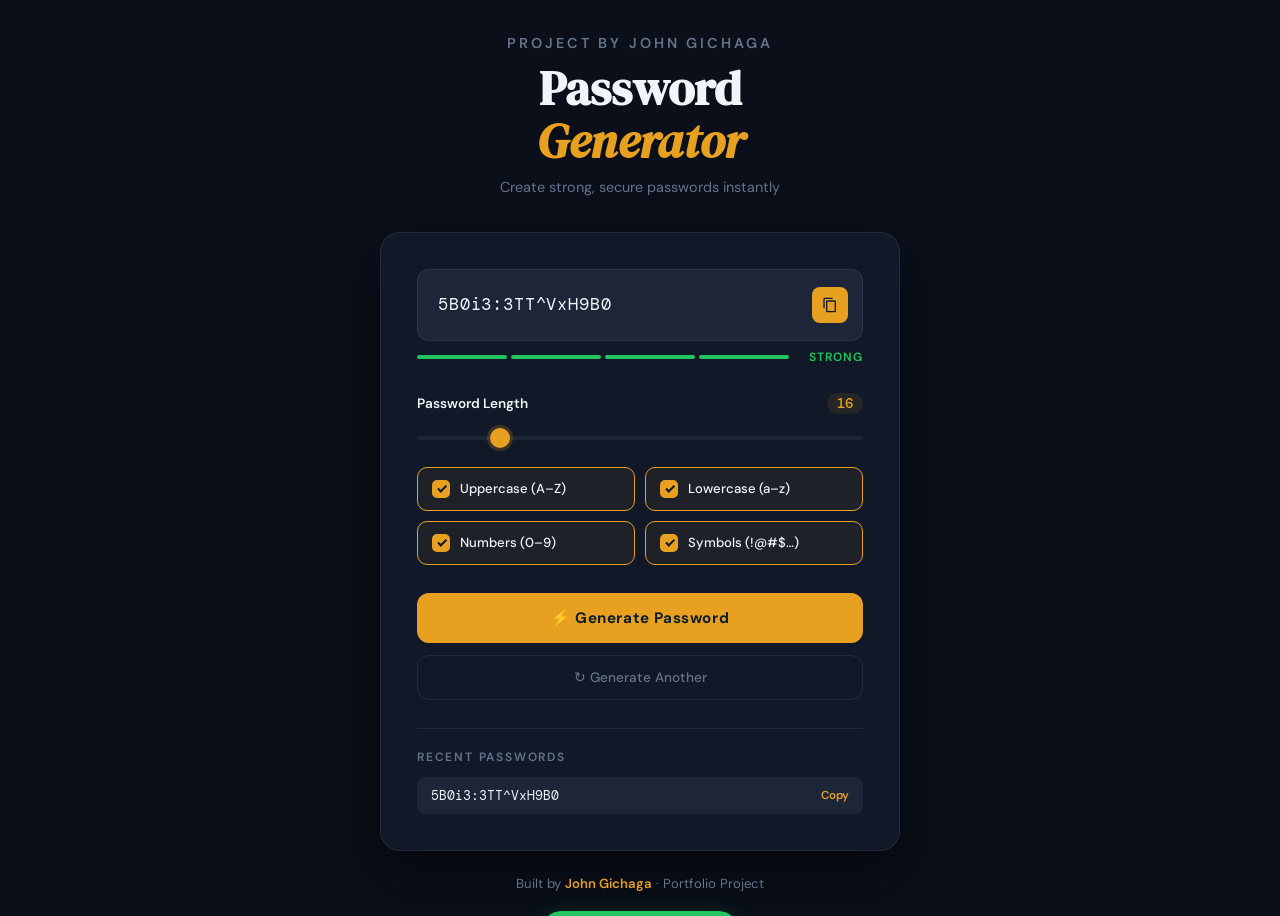
<file: password-generator.html>
<!DOCTYPE html>
<html lang="en">
<head>
  <meta charset="UTF-8" />
  <meta name="viewport" content="width=device-width, initial-scale=1.0" />
  <title>Password Generator | John Gichaga</title>
  <link rel="icon" type="image/svg+xml" href="favicon.svg" />
  <link rel="preconnect" href="https://fonts.googleapis.com" />
  <link href="https://fonts.googleapis.com/css2?family=DM+Serif+Display:ital@0;1&family=DM+Mono:wght@400;500&family=DM+Sans:wght@400;500;600&display=swap" rel="stylesheet" />
  <style>
    :root {
      --bg:        #0A0F1A;
      --surface:   #111827;
      --surface2:  #1C2638;
      --border:    rgba(255,255,255,0.08);
      --navy:      #0D1B2A;
      --accent:    #E8A020;
      --accent-dim:#C4861A;
      --green:     #22C55E;
      --yellow:    #EAB308;
      --red:       #EF4444;
      --text:      #F1F5F9;
      --muted:     #64748B;
      --mono:      'DM Mono', monospace;
      --sans:      'DM Sans', sans-serif;
      --display:   'DM Serif Display', serif;
    }

    *, *::before, *::after { box-sizing: border-box; margin: 0; padding: 0; }

    body {
      font-family: var(--sans);
      background: var(--bg);
      color: var(--text);
      min-height: 100vh;
      display: flex;
      flex-direction: column;
      align-items: center;
      justify-content: center;
      padding: 24px;
      /* Dot grid background */
      background-image: radial-gradient(circle, rgba(255,255,255,0.04) 1px, transparent 1px);
      background-size: 32px 32px;
    }

    /* ── Header ── */
    .header {
      text-align: center;
      margin-bottom: 36px;
    }
    .header__label {
      font-size: 0.72rem;
      font-weight: 600;
      letter-spacing: 0.2em;
      text-transform: uppercase;
      color: var(--accent);
      margin-bottom: 10px;
    }
    .header h1 {
      font-family: var(--display);
      font-size: clamp(2rem, 5vw, 3rem);
      color: var(--text);
      line-height: 1.1;
    }
    .header h1 em { color: var(--accent); font-style: italic; }
    .header p {
      color: var(--muted);
      font-size: 0.9rem;
      margin-top: 10px;
    }

    /* ── Card ── */
    .card {
      width: 100%;
      max-width: 520px;
      background: var(--surface);
      border: 1px solid var(--border);
      border-radius: 20px;
      padding: 36px;
      box-shadow: 0 24px 60px rgba(0,0,0,0.5);
    }

    /* ── Password display ── */
    .pwd-display {
      position: relative;
      background: var(--surface2);
      border: 1px solid var(--border);
      border-radius: 12px;
      padding: 20px 56px 20px 20px;
      margin-bottom: 8px;
      min-height: 72px;
      display: flex;
      align-items: center;
    }
    .pwd-display__text {
      font-family: var(--mono);
      font-size: clamp(0.85rem, 2.5vw, 1.05rem);
      color: var(--text);
      word-break: break-all;
      line-height: 1.6;
      flex: 1;
      letter-spacing: 0.05em;
    }
    .pwd-display__text.empty { color: var(--muted); font-style: italic; }

    .copy-btn {
      position: absolute;
      right: 14px;
      top: 50%;
      transform: translateY(-50%);
      background: var(--accent);
      border: none;
      border-radius: 8px;
      width: 36px;
      height: 36px;
      cursor: pointer;
      display: grid;
      place-items: center;
      transition: background 0.2s, transform 0.15s;
      flex-shrink: 0;
    }
    .copy-btn:hover { background: var(--accent-dim); transform: translateY(-50%) scale(1.08); }
    .copy-btn:active { transform: translateY(-50%) scale(0.95); }
    .copy-btn svg { width: 16px; height: 16px; fill: #0D1B2A; }

    /* ── Strength bar ── */
    .strength {
      display: flex;
      align-items: center;
      gap: 10px;
      margin-bottom: 28px;
    }
    .strength__bars {
      display: flex;
      gap: 4px;
      flex: 1;
    }
    .strength__bar {
      flex: 1;
      height: 4px;
      border-radius: 4px;
      background: var(--surface2);
      transition: background 0.4s;
    }
    .strength__label {
      font-size: 0.75rem;
      font-weight: 600;
      letter-spacing: 0.08em;
      text-transform: uppercase;
      min-width: 64px;
      text-align: right;
      color: var(--muted);
      transition: color 0.3s;
    }

    /* ── Controls ── */
    .control { margin-bottom: 22px; }

    .control__header {
      display: flex;
      justify-content: space-between;
      align-items: center;
      margin-bottom: 10px;
    }
    .control__label {
      font-size: 0.85rem;
      font-weight: 600;
      color: var(--text);
    }
    .control__value {
      font-family: var(--mono);
      font-size: 0.85rem;
      color: var(--accent);
      font-weight: 500;
      background: rgba(232,160,32,0.1);
      padding: 2px 10px;
      border-radius: 20px;
    }

    /* Range slider */
    input[type="range"] {
      -webkit-appearance: none;
      appearance: none;
      width: 100%;
      height: 4px;
      background: var(--surface2);
      border-radius: 4px;
      outline: none;
      cursor: pointer;
    }
    input[type="range"]::-webkit-slider-thumb {
      -webkit-appearance: none;
      width: 20px;
      height: 20px;
      border-radius: 50%;
      background: var(--accent);
      cursor: pointer;
      box-shadow: 0 0 0 3px rgba(232,160,32,0.2);
      transition: box-shadow 0.2s;
    }
    input[type="range"]::-webkit-slider-thumb:hover {
      box-shadow: 0 0 0 6px rgba(232,160,32,0.25);
    }

    /* Checkboxes */
    .options {
      display: grid;
      grid-template-columns: 1fr 1fr;
      gap: 10px;
      margin-bottom: 28px;
    }
    .option {
      display: flex;
      align-items: center;
      gap: 10px;
      background: var(--surface2);
      border: 1px solid var(--border);
      border-radius: 10px;
      padding: 12px 14px;
      cursor: pointer;
      transition: border-color 0.2s, background 0.2s;
      user-select: none;
    }
    .option:hover { border-color: rgba(232,160,32,0.3); }
    .option.checked {
      border-color: var(--accent);
      background: rgba(232,160,32,0.06);
    }
    .option input[type="checkbox"] { display: none; }
    .option__box {
      width: 18px;
      height: 18px;
      border-radius: 5px;
      border: 2px solid var(--muted);
      display: grid;
      place-items: center;
      flex-shrink: 0;
      transition: border-color 0.2s, background 0.2s;
    }
    .option.checked .option__box {
      border-color: var(--accent);
      background: var(--accent);
    }
    .option__box::after {
      content: '';
      width: 5px;
      height: 9px;
      border: 2px solid #0D1B2A;
      border-top: none;
      border-left: none;
      transform: rotate(45deg) translateY(-1px);
      opacity: 0;
      transition: opacity 0.15s;
    }
    .option.checked .option__box::after { opacity: 1; }
    .option__text {
      font-size: 0.82rem;
      font-weight: 500;
      color: var(--text);
    }

    /* ── Buttons ── */
    .btn-generate {
      width: 100%;
      padding: 15px;
      background: var(--accent);
      color: #0D1B2A;
      font-family: var(--sans);
      font-size: 0.95rem;
      font-weight: 700;
      letter-spacing: 0.04em;
      border: none;
      border-radius: 12px;
      cursor: pointer;
      transition: background 0.2s, transform 0.15s, box-shadow 0.2s;
      margin-bottom: 12px;
    }
    .btn-generate:hover {
      background: var(--accent-dim);
      transform: translateY(-2px);
      box-shadow: 0 8px 24px rgba(232,160,32,0.3);
    }
    .btn-generate:active { transform: translateY(0); }

    .btn-refresh {
      width: 100%;
      padding: 13px;
      background: transparent;
      color: var(--muted);
      font-family: var(--sans);
      font-size: 0.85rem;
      font-weight: 500;
      border: 1px solid var(--border);
      border-radius: 12px;
      cursor: pointer;
      transition: color 0.2s, border-color 0.2s;
    }
    .btn-refresh:hover { color: var(--text); border-color: rgba(255,255,255,0.2); }

    /* ── Toast notification ── */
    .toast {
      position: fixed;
      bottom: 28px;
      left: 50%;
      transform: translateX(-50%) translateY(80px);
      background: var(--green);
      color: #fff;
      font-size: 0.85rem;
      font-weight: 600;
      padding: 12px 24px;
      border-radius: 100px;
      box-shadow: 0 8px 24px rgba(34,197,94,0.35);
      transition: transform 0.35s cubic-bezier(0.22,1,0.36,1);
      pointer-events: none;
      z-index: 50;
    }
    .toast.show { transform: translateX(-50%) translateY(0); }

    /* ── History ── */
    .history {
      margin-top: 28px;
      border-top: 1px solid var(--border);
      padding-top: 20px;
    }
    .history h3 {
      font-size: 0.75rem;
      font-weight: 600;
      letter-spacing: 0.15em;
      text-transform: uppercase;
      color: var(--muted);
      margin-bottom: 12px;
    }
    .history__list { display: flex; flex-direction: column; gap: 8px; }
    .history__item {
      display: flex;
      align-items: center;
      justify-content: space-between;
      background: var(--surface2);
      border-radius: 8px;
      padding: 10px 14px;
      gap: 12px;
      animation: slideIn 0.3s ease-out;
    }
    @keyframes slideIn {
      from { opacity: 0; transform: translateX(-10px); }
      to   { opacity: 1; transform: none; }
    }
    .history__pwd {
      font-family: var(--mono);
      font-size: 0.8rem;
      color: var(--text);
      flex: 1;
      overflow: hidden;
      text-overflow: ellipsis;
      white-space: nowrap;
    }
    .history__copy {
      font-size: 0.72rem;
      color: var(--accent);
      cursor: pointer;
      font-weight: 600;
      flex-shrink: 0;
    }
    .history__copy:hover { text-decoration: underline; }

    /* Back link */
    .back-link {
      margin-top: 24px;
      font-size: 0.82rem;
      color: var(--muted);
      text-align: center;
    }
    .back-link a { color: var(--accent); text-decoration: none; font-weight: 600; }
    .back-link a:hover { text-decoration: underline; }
  </style>
</head>
<body>

  <div class="header">
    <p class="header__label">Project by John Gichaga</p>
    <h1>Password<br /><em>Generator</em></h1>
    <p>Create strong, secure passwords instantly</p>
  </div>

  <div class="card">

    <!-- Password output -->
    <div class="pwd-display" id="pwdDisplay">
      <span class="pwd-display__text empty" id="pwdText">Click Generate to create a password…</span>
      <button class="copy-btn" id="copyBtn" title="Copy to clipboard">
        <svg viewBox="0 0 24 24" xmlns="http://www.w3.org/2000/svg">
          <path d="M16 1H4C2.9 1 2 1.9 2 3v14h2V3h12V1zm3 4H8C6.9 5 6 5.9 6 7v14c0 1.1.9 2 2 2h11c1.1 0 2-.9 2-2V7c0-1.1-.9-2-2-2zm0 16H8V7h11v14z"/>
        </svg>
      </button>
    </div>

    <!-- Strength indicator -->
    <div class="strength">
      <div class="strength__bars">
        <div class="strength__bar" id="bar1"></div>
        <div class="strength__bar" id="bar2"></div>
        <div class="strength__bar" id="bar3"></div>
        <div class="strength__bar" id="bar4"></div>
      </div>
      <span class="strength__label" id="strengthLabel">—</span>
    </div>

    <!-- Length slider -->
    <div class="control">
      <div class="control__header">
        <span class="control__label">Password Length</span>
        <span class="control__value" id="lengthVal">16</span>
      </div>
      <input type="range" id="lengthSlider" min="6" max="64" value="16" />
    </div>

    <!-- Character options -->
    <div class="options">
      <label class="option checked" id="opt-upper">
        <input type="checkbox" checked />
        <div class="option__box"></div>
        <span class="option__text">Uppercase (A–Z)</span>
      </label>
      <label class="option checked" id="opt-lower">
        <input type="checkbox" checked />
        <div class="option__box"></div>
        <span class="option__text">Lowercase (a–z)</span>
      </label>
      <label class="option checked" id="opt-numbers">
        <input type="checkbox" checked />
        <div class="option__box"></div>
        <span class="option__text">Numbers (0–9)</span>
      </label>
      <label class="option checked" id="opt-symbols">
        <input type="checkbox" checked />
        <div class="option__box"></div>
        <span class="option__text">Symbols (!@#$…)</span>
      </label>
    </div>

    <!-- Generate buttons -->
    <button class="btn-generate" id="generateBtn">⚡ Generate Password</button>
    <button class="btn-refresh" id="refreshBtn">↻ Generate Another</button>

    <!-- History -->
    <div class="history" id="historySection" style="display:none">
      <h3>Recent Passwords</h3>
      <div class="history__list" id="historyList"></div>
    </div>

  </div>

  <p class="back-link">Built by <a href="index.html">John Gichaga</a> · Portfolio Project</p>

  <!-- Toast -->
  <div class="toast" id="toast">✓ Copied to clipboard!</div>

  <script>
    // ── Character sets ──
    const CHARS = {
      upper:   'ABCDEFGHIJKLMNOPQRSTUVWXYZ',
      lower:   'abcdefghijklmnopqrstuvwxyz',
      numbers: '0123456789',
      symbols: '!@#$%^&*()_+-=[]{}|;:,.<>?'
    }

    // ── State ──
    let currentPassword = ''
    const history = []

    // ── DOM refs ──
    const pwdText      = document.getElementById('pwdText')
    const copyBtn      = document.getElementById('copyBtn')
    const lengthSlider = document.getElementById('lengthSlider')
    const lengthVal    = document.getElementById('lengthVal')
    const generateBtn  = document.getElementById('generateBtn')
    const refreshBtn   = document.getElementById('refreshBtn')
    const toast        = document.getElementById('toast')
    const strengthLabel = document.getElementById('strengthLabel')
    const bars         = [1,2,3,4].map(i => document.getElementById('bar'+i))

    // Checkbox options
    const opts = {
      upper:   document.getElementById('opt-upper'),
      lower:   document.getElementById('opt-lower'),
      numbers: document.getElementById('opt-numbers'),
      symbols: document.getElementById('opt-symbols'),
    }

    // ── Toggle checkboxes ──
    Object.values(opts).forEach(label => {
      label.addEventListener('click', () => {
        const cb = label.querySelector('input')
        // Prevent unchecking all
        const checkedCount = Object.values(opts).filter(o => o.classList.contains('checked')).length
        if (label.classList.contains('checked') && checkedCount === 1) return
        cb.checked = !cb.checked
        label.classList.toggle('checked', cb.checked)
      })
    })

    // ── Slider ──
    lengthSlider.addEventListener('input', () => {
      lengthVal.textContent = lengthSlider.value
    })

    // ── Generate ──
    function generate() {
      const length = parseInt(lengthSlider.value)
      let charset = ''
      if (opts.upper.classList.contains('checked'))   charset += CHARS.upper
      if (opts.lower.classList.contains('checked'))   charset += CHARS.lower
      if (opts.numbers.classList.contains('checked')) charset += CHARS.numbers
      if (opts.symbols.classList.contains('checked')) charset += CHARS.symbols

      if (!charset) return

      // Cryptographically random using Web Crypto API
      const array = new Uint32Array(length)
      crypto.getRandomValues(array)
      currentPassword = Array.from(array)
        .map(n => charset[n % charset.length])
        .join('')

      // Display
      pwdText.textContent = currentPassword
      pwdText.classList.remove('empty')

      // Update strength
      updateStrength()

      // Add to history (max 5)
      history.unshift(currentPassword)
      if (history.length > 5) history.pop()
      renderHistory()

      // Animate the password display
      pwdText.style.opacity = '0'
      pwdText.style.transform = 'translateY(6px)'
      requestAnimationFrame(() => {
        pwdText.style.transition = 'opacity 0.3s, transform 0.3s'
        pwdText.style.opacity = '1'
        pwdText.style.transform = 'none'
      })
    }

    // ── Strength calculator ──
    function updateStrength() {
      const len = currentPassword.length
      const hasUpper   = /[A-Z]/.test(currentPassword)
      const hasLower   = /[a-z]/.test(currentPassword)
      const hasNumber  = /[0-9]/.test(currentPassword)
      const hasSymbol  = /[^A-Za-z0-9]/.test(currentPassword)
      const typeCount  = [hasUpper, hasLower, hasNumber, hasSymbol].filter(Boolean).length

      let score = 0
      if (len >= 8)  score++
      if (len >= 12) score++
      if (len >= 16) score++
      if (typeCount >= 3) score++
      if (typeCount === 4 && len >= 16) score = 4

      const levels = [
        { label: 'Weak',    color: '#EF4444', fill: 1 },
        { label: 'Fair',    color: '#F97316', fill: 2 },
        { label: 'Good',    color: '#EAB308', fill: 3 },
        { label: 'Strong',  color: '#22C55E', fill: 4 },
      ]
      const level = levels[Math.max(0, Math.min(score - 1, 3))]

      bars.forEach((bar, i) => {
        bar.style.background = i < level.fill ? level.color : 'var(--surface2)'
      })
      strengthLabel.textContent = level.label
      strengthLabel.style.color = level.color
    }

    // ── Copy ──
    async function copyToClipboard(text) {
      try {
        await navigator.clipboard.writeText(text)
        showToast()
      } catch {
        // Fallback
        const ta = document.createElement('textarea')
        ta.value = text
        document.body.appendChild(ta)
        ta.select()
        document.execCommand('copy')
        document.body.removeChild(ta)
        showToast()
      }
    }

    function showToast() {
      toast.classList.add('show')
      setTimeout(() => toast.classList.remove('show'), 2200)
    }

    copyBtn.addEventListener('click', () => {
      if (currentPassword) copyToClipboard(currentPassword)
    })

    // ── History ──
    function renderHistory() {
      const section = document.getElementById('historySection')
      const list    = document.getElementById('historyList')
      if (history.length === 0) { section.style.display = 'none'; return }
      section.style.display = 'block'
      list.innerHTML = history.map((p, i) => `
        <div class="history__item">
          <span class="history__pwd">${p}</span>
          <span class="history__copy" onclick="copyToClipboard('${p.replace(/'/g, "\\'")}')">Copy</span>
        </div>
      `).join('')
    }

    // ── Event listeners ──
    generateBtn.addEventListener('click', generate)
    refreshBtn.addEventListener('click', generate)

    // Auto-generate on load
    generate()
  </script>

</body>
</html>
</file>
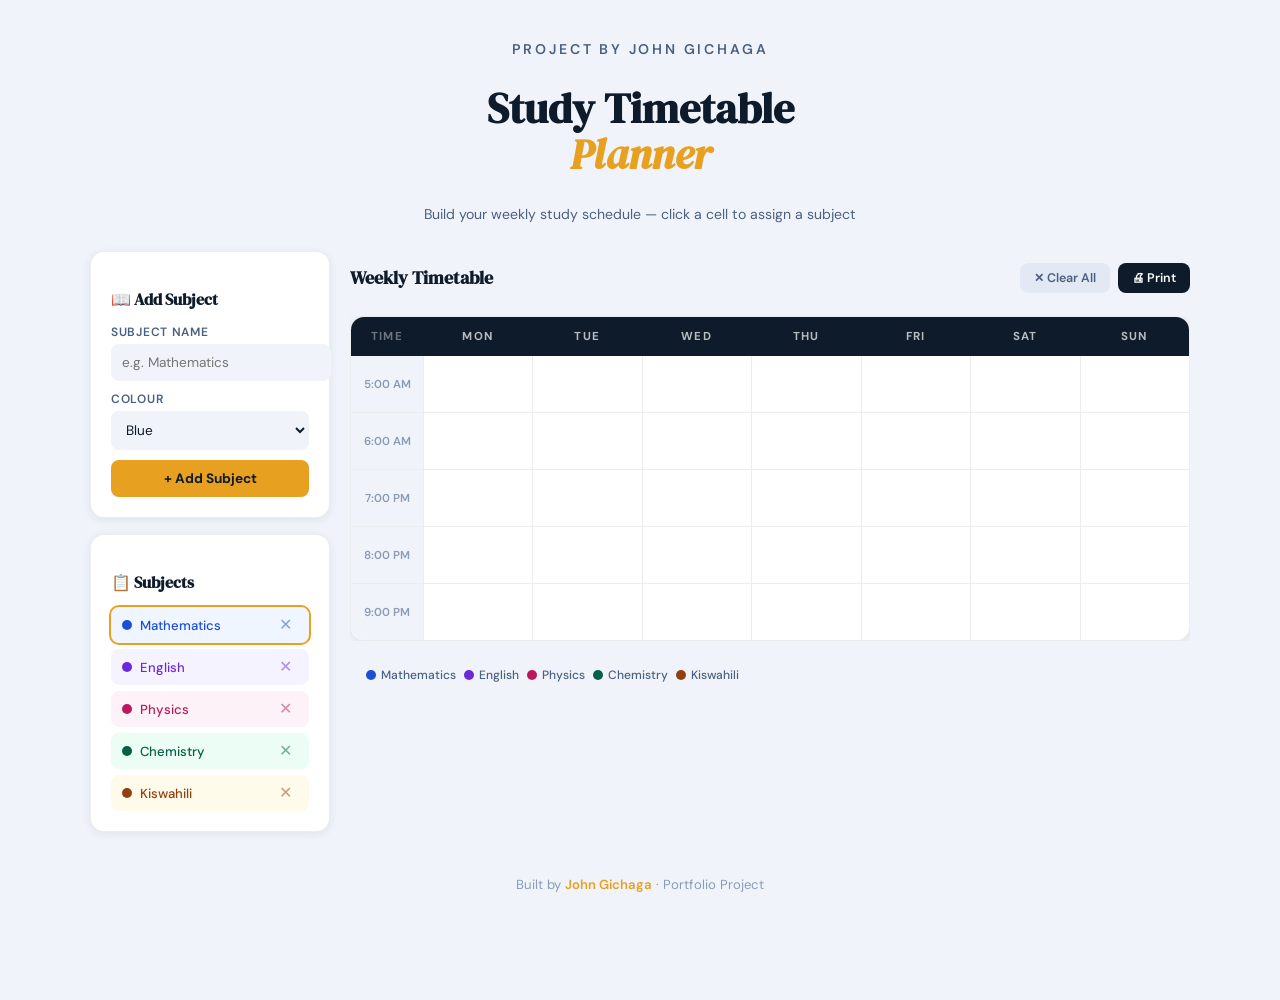
<file: study-timetable.html>
<!DOCTYPE html>
<html lang="en">
<head>
  <meta charset="UTF-8" />
  <meta name="viewport" content="width=device-width, initial-scale=1.0" />
  <title>Study Timetable Planner | John Gichaga</title>
  <link rel="icon" type="image/svg+xml" href="favicon.svg" />
  <link rel="preconnect" href="https://fonts.googleapis.com" />
  <link href="https://fonts.googleapis.com/css2?family=DM+Serif+Display:ital@0;1&family=DM+Sans:wght@300;400;500;600&display=swap" rel="stylesheet" />
  <style>
    :root {
      --navy:    #0D1B2A;
      --navy-mid:#1A2E44;
      --white:   #FFFFFF;
      --mist:    #F0F4FA;
      --mist2:   #E2E8F4;
      --slate:   #4A6080;
      --silver:  #8A9BB5;
      --border:  rgba(13,27,42,0.08);
      --accent:  #E8A020;
      --accent-d:#C4861A;
      --shadow:  0 2px 8px rgba(13,27,42,0.08);
      --shadow-md:0 8px 32px rgba(13,27,42,0.12);
    }

    /* Subject color palette */
    --c0: #3B82F6; --c0b: #EFF6FF;
    --c1: #8B5CF6; --c1b: #F5F3FF;
    --c2: #EC4899; --c2b: #FDF2F8;
    --c3: #10B981; --c3b: #ECFDF5;
    --c4: #F59E0B; --c4b: #FFFBEB;
    --c5: #EF4444; --c5b: #FEF2F2;
    --c6: #06B6D4; --c6b: #ECFEFF;
    --c7: #84CC16; --c7b: #F7FEE7;

    *, *::before, *::after { box-sizing: border-box; margin: 0; padding: 0; }
    html { scroll-behavior: smooth; }
    body {
      font-family: 'DM Sans', sans-serif;
      background: var(--mist);
      color: var(--navy);
      min-height: 100vh;
      padding: 24px 12px 60px;
    }

    /* ── Header ── */
    .page-header { text-align: center; margin-bottom: 28px; }
    .page-header__label {
      font-size: 0.72rem; font-weight: 600;
      letter-spacing: 0.2em; text-transform: uppercase;
      color: var(--accent); margin-bottom: 8px;
    }
    .page-header h1 {
      font-family: 'DM Serif Display', serif;
      font-size: clamp(1.8rem, 5vw, 2.6rem);
      color: var(--navy); line-height: 1.1;
    }
    .page-header h1 em { color: var(--accent); font-style: italic; }
    .page-header p { color: var(--slate); font-size: 0.88rem; margin-top: 8px; }

    /* ── Layout ── */
    .layout {
      max-width: 1100px;
      margin: 0 auto;
      display: grid;
      grid-template-columns: 240px 1fr;
      gap: 20px;
      align-items: start;
    }
    @media (max-width: 720px) { .layout { grid-template-columns: 1fr; } }

    /* ── Sidebar ── */
    .sidebar {}

    .card {
      background: var(--white);
      border-radius: 14px;
      padding: 20px;
      border: 1px solid var(--border);
      box-shadow: var(--shadow);
      margin-bottom: 16px;
    }
    .card h3 {
      font-family: 'DM Serif Display', serif;
      font-size: 1rem;
      margin-bottom: 14px;
      display: flex; align-items: center; gap: 6px;
    }

    /* Subject form */
    .field { margin-bottom: 10px; }
    .field label { font-size: 0.75rem; font-weight: 600; color: var(--slate); display: block; margin-bottom: 4px; text-transform: uppercase; letter-spacing: 0.06em; }
    .field input, .field select {
      font-family: 'DM Sans', sans-serif;
      width: 100%; padding: 9px 10px; font-size: 0.85rem;
      background: var(--mist); border: 1.5px solid transparent;
      border-radius: 8px; outline: none; color: var(--navy);
      transition: border-color 0.2s;
    }
    .field input:focus, .field select:focus { border-color: var(--accent); background: var(--white); }

    .add-btn {
      width: 100%;
      padding: 10px;
      background: var(--accent);
      color: var(--navy);
      font-family: 'DM Sans', sans-serif;
      font-size: 0.85rem;
      font-weight: 700;
      border: none;
      border-radius: 8px;
      cursor: pointer;
      transition: background 0.2s, transform 0.15s;
    }
    .add-btn:hover { background: var(--accent-d); transform: translateY(-1px); }

    /* Subject list */
    .subject-list { display: flex; flex-direction: column; gap: 6px; }
    .subject-pill {
      display: flex; align-items: center; gap: 8px;
      padding: 8px 10px;
      border-radius: 8px;
      font-size: 0.82rem; font-weight: 500;
      cursor: grab;
      transition: transform 0.15s, box-shadow 0.15s;
      user-select: none;
      border: 1.5px solid transparent;
    }
    .subject-pill:hover { transform: translateY(-1px); box-shadow: var(--shadow); }
    .subject-pill__dot { width: 10px; height: 10px; border-radius: 50%; flex-shrink: 0; }
    .subject-pill__name { flex: 1; }
    .subject-pill__del {
      font-size: 1rem; color: inherit; opacity: 0.5;
      cursor: pointer; line-height: 1;
      background: none; border: none;
      transition: opacity 0.15s;
    }
    .subject-pill__del:hover { opacity: 1; }

    /* ── Timetable ── */
    .timetable-wrap { overflow-x: auto; }

    .timetable {
      min-width: 560px;
      background: var(--white);
      border-radius: 14px;
      border: 1px solid var(--border);
      box-shadow: var(--shadow);
      overflow: hidden;
    }

    .tt-header {
      display: grid;
      grid-template-columns: 72px repeat(7, 1fr);
      background: var(--navy);
    }
    .tt-header div {
      padding: 12px 4px;
      text-align: center;
      font-size: 0.72rem;
      font-weight: 700;
      letter-spacing: 0.1em;
      text-transform: uppercase;
      color: rgba(255,255,255,0.7);
    }
    .tt-header div:first-child { color: rgba(255,255,255,0.4); }

    .tt-row {
      display: grid;
      grid-template-columns: 72px repeat(7, 1fr);
      border-bottom: 1px solid var(--border);
    }
    .tt-row:last-child { border-bottom: none; }

    .tt-time {
      padding: 10px 4px;
      text-align: center;
      font-size: 0.72rem;
      font-weight: 600;
      color: var(--silver);
      background: var(--mist);
      display: flex;
      align-items: center;
      justify-content: center;
    }

    .tt-cell {
      border-left: 1px solid var(--border);
      min-height: 56px;
      cursor: pointer;
      transition: background 0.15s;
      position: relative;
      display: flex;
      align-items: center;
      justify-content: center;
    }
    .tt-cell:hover { background: var(--mist); }

    .tt-cell.filled { cursor: pointer; }
    .tt-cell__subject {
      width: 100%; height: 100%;
      min-height: 56px;
      display: flex;
      flex-direction: column;
      align-items: center;
      justify-content: center;
      padding: 6px 4px;
      font-size: 0.7rem;
      font-weight: 600;
      text-align: center;
      line-height: 1.3;
      border-radius: 0;
      cursor: pointer;
      transition: filter 0.15s;
    }
    .tt-cell__subject:hover { filter: brightness(0.95); }
    .tt-cell__subject .remove-x {
      position: absolute;
      top: 3px; right: 4px;
      font-size: 0.7rem;
      opacity: 0;
      transition: opacity 0.15s;
      cursor: pointer;
      line-height: 1;
    }
    .tt-cell:hover .remove-x { opacity: 0.7; }

    .tt-cell.drag-over { outline: 2px dashed var(--accent); outline-offset: -2px; }

    /* Toolbar */
    .toolbar {
      display: flex; align-items: center; justify-content: space-between;
      flex-wrap: wrap; gap: 10px;
      margin-bottom: 12px;
    }
    .toolbar h2 {
      font-family: 'DM Serif Display', serif;
      font-size: 1.1rem; color: var(--navy);
    }
    .toolbar-btns { display: flex; gap: 8px; }
    .tbtn {
      padding: 7px 14px;
      font-family: 'DM Sans', sans-serif;
      font-size: 0.78rem; font-weight: 600;
      border-radius: 8px; border: none; cursor: pointer;
      transition: opacity 0.2s, transform 0.15s;
    }
    .tbtn:hover { opacity: 0.85; transform: translateY(-1px); }
    .tbtn--print { background: var(--navy); color: var(--white); }
    .tbtn--clear { background: var(--mist2); color: var(--slate); }

    /* Legend */
    .legend {
      display: flex; flex-wrap: wrap; gap: 8px;
      margin-top: 12px;
      padding: 14px 16px;
      background: var(--mist);
      border-radius: 10px;
    }
    .legend-item {
      display: flex; align-items: center; gap: 5px;
      font-size: 0.75rem; font-weight: 500; color: var(--slate);
    }
    .legend-dot { width: 10px; height: 10px; border-radius: 50%; }

    .back-link { text-align: center; margin-top: 28px; font-size: 0.82rem; color: var(--silver); }
    .back-link a { color: var(--accent); text-decoration: none; font-weight: 600; }

    @media print {
      body { padding: 0; background: white; }
      .sidebar, .toolbar, .back-link { display: none !important; }
      .layout { grid-template-columns: 1fr; }
    }
  </style>
</head>
<body>

  <div class="page-header">
    <p class="page-header__label">Project by John Gichaga</p>
    <h1>Study Timetable<br /><em>Planner</em></h1>
    <p>Build your weekly study schedule — click a cell to assign a subject</p>
  </div>

  <div class="layout">

    <!-- Sidebar -->
    <div class="sidebar">
      <div class="card">
        <h3>📖 Add Subject</h3>
        <div class="field">
          <label>Subject Name</label>
          <input type="text" id="subjInput" placeholder="e.g. Mathematics" maxlength="24" />
        </div>
        <div class="field">
          <label>Colour</label>
          <select id="colorSelect"></select>
        </div>
        <button class="add-btn" onclick="addSubject()">+ Add Subject</button>
      </div>

      <div class="card">
        <h3>📋 Subjects</h3>
        <div class="subject-list" id="subjectList">
          <p style="font-size:0.8rem;color:var(--silver)">No subjects yet. Add one above.</p>
        </div>
      </div>
    </div>

    <!-- Timetable -->
    <div>
      <div class="toolbar">
        <h2>Weekly Timetable</h2>
        <div class="toolbar-btns">
          <button class="tbtn tbtn--clear" onclick="clearAll()">✕ Clear All</button>
          <button class="tbtn tbtn--print" onclick="window.print()">🖨 Print</button>
        </div>
      </div>

      <div class="timetable-wrap">
        <div class="timetable" id="timetable"></div>
      </div>

      <div class="legend" id="legend">
        <span style="font-size:0.75rem;color:var(--silver)">Add subjects to see legend</span>
      </div>
    </div>

  </div>

  <p class="back-link">Built by <a href="index.html">John Gichaga</a> · Portfolio Project</p>

  <script>
    const DAYS  = ['Mon', 'Tue', 'Wed', 'Thu', 'Fri', 'Sat', 'Sun']
    const TIMES = [
      '5:00 AM','6:00 AM','7:00 PM',
      '8:00 PM','9:00 PM'
    ]

    const COLORS = [
      { name: 'Blue',    text: '#1D4ED8', bg: '#EFF6FF' },
      { name: 'Purple',  text: '#6D28D9', bg: '#F5F3FF' },
      { name: 'Pink',    text: '#BE185D', bg: '#FDF2F8' },
      { name: 'Green',   text: '#065F46', bg: '#ECFDF5' },
      { name: 'Amber',   text: '#92400E', bg: '#FFFBEB' },
      { name: 'Red',     text: '#991B1B', bg: '#FEF2F2' },
      { name: 'Cyan',    text: '#155E75', bg: '#ECFEFF' },
      { name: 'Lime',    text: '#3F6212', bg: '#F7FEE7' },
      { name: 'Indigo',  text: '#3730A3', bg: '#EEF2FF' },
      { name: 'Orange',  text: '#9A3412', bg: '#FFF7ED' },
    ]

    let subjects = []    // { id, name, colorIndex }
    let schedule = {}    // key: `${dayIdx}-${timeIdx}` → subjectId
    let selectedSubject = null

    // Populate color select
    const colorSel = document.getElementById('colorSelect')
    COLORS.forEach((c, i) => {
      const opt = document.createElement('option')
      opt.value = i
      opt.textContent = c.name
      colorSel.appendChild(opt)
    })

    // ── Build timetable grid ──
    function buildGrid() {
      const tt = document.getElementById('timetable')
      tt.innerHTML = ''

      // Header row
      const hdr = document.createElement('div')
      hdr.className = 'tt-header'
      hdr.innerHTML = '<div>Time</div>' + DAYS.map(d => `<div>${d}</div>`).join('')
      tt.appendChild(hdr)

      // Time rows
      TIMES.forEach((time, ti) => {
        const row = document.createElement('div')
        row.className = 'tt-row'

        const timeCell = document.createElement('div')
        timeCell.className = 'tt-time'
        timeCell.textContent = time
        row.appendChild(timeCell)

        DAYS.forEach((_, di) => {
          const cell = document.createElement('div')
          cell.className = 'tt-cell'
          cell.dataset.day = di
          cell.dataset.time = ti

          const key = `${di}-${ti}`
          if (schedule[key] !== undefined) {
            const subj = subjects.find(s => s.id === schedule[key])
            if (subj) renderCellContent(cell, subj, key)
          }

          cell.addEventListener('click', () => cellClick(cell, di, ti))
          cell.addEventListener('dragover', e => { e.preventDefault(); cell.classList.add('drag-over') })
          cell.addEventListener('dragleave', () => cell.classList.remove('drag-over'))
          cell.addEventListener('drop', e => {
            e.preventDefault()
            cell.classList.remove('drag-over')
            const subjectId = parseInt(e.dataTransfer.getData('subjectId'))
            const subj = subjects.find(s => s.id === subjectId)
            if (subj) assignSubject(cell, subj, di, ti)
          })

          row.appendChild(cell)
        })

        tt.appendChild(row)
      })
    }

    function renderCellContent(cell, subj, key) {
      const color = COLORS[subj.colorIndex]
      cell.classList.add('filled')
      cell.innerHTML = `
        <div class="tt-cell__subject" style="background:${color.bg};color:${color.text}">
          <span class="remove-x" onclick="clearCell(event,'${key}')">✕</span>
          ${subj.name}
        </div>
      `
    }

    function cellClick(cell, di, ti) {
      if (selectedSubject === null) return
      const subj = subjects.find(s => s.id === selectedSubject)
      if (!subj) return
      assignSubject(cell, subj, di, ti)
    }

    function assignSubject(cell, subj, di, ti) {
      const key = `${di}-${ti}`
      schedule[key] = subj.id
      renderCellContent(cell, subj, key)
    }

    function clearCell(e, key) {
      e.stopPropagation()
      delete schedule[key]
      buildGrid()
    }

    function clearAll() {
      if (confirm('Clear the entire timetable?')) {
        schedule = {}
        buildGrid()
      }
    }

    // ── Add subject ──
    let nextId = 1
    function addSubject() {
      const name = document.getElementById('subjInput').value.trim()
      if (!name) return
      const colorIndex = parseInt(colorSel.value)
      const subj = { id: nextId++, name, colorIndex }
      subjects.push(subj)
      document.getElementById('subjInput').value = ''
      renderSubjectList()
      updateLegend()
      // Auto-select new subject
      selectSubject(subj.id)
    }

    function deleteSubject(id) {
      subjects = subjects.filter(s => s.id !== id)
      // Remove from schedule
      Object.keys(schedule).forEach(k => { if (schedule[k] === id) delete schedule[k] })
      if (selectedSubject === id) selectedSubject = null
      renderSubjectList()
      updateLegend()
      buildGrid()
    }

    function selectSubject(id) {
      selectedSubject = id
      document.querySelectorAll('.subject-pill').forEach(p => {
        p.style.outline = p.dataset.id == id ? '2px solid var(--accent)' : 'none'
      })
    }

    function renderSubjectList() {
      const list = document.getElementById('subjectList')
      if (subjects.length === 0) {
        list.innerHTML = '<p style="font-size:0.8rem;color:var(--silver)">No subjects yet. Add one above.</p>'
        return
      }
      list.innerHTML = subjects.map(s => {
        const c = COLORS[s.colorIndex]
        return `
          <div class="subject-pill" data-id="${s.id}"
               style="background:${c.bg};color:${c.text};border-color:${c.bg}"
               onclick="selectSubject(${s.id})"
               draggable="true"
               ondragstart="event.dataTransfer.setData('subjectId','${s.id}')">
            <span class="subject-pill__dot" style="background:${c.text}"></span>
            <span class="subject-pill__name">${s.name}</span>
            <button class="subject-pill__del" onclick="event.stopPropagation();deleteSubject(${s.id})">✕</button>
          </div>
        `
      }).join('')
    }

    function updateLegend() {
      const legend = document.getElementById('legend')
      if (subjects.length === 0) {
        legend.innerHTML = '<span style="font-size:0.75rem;color:var(--silver)">Add subjects to see legend</span>'
        return
      }
      legend.innerHTML = subjects.map(s => {
        const c = COLORS[s.colorIndex]
        return `<div class="legend-item">
          <div class="legend-dot" style="background:${c.text}"></div>
          <span>${s.name}</span>
        </div>`
      }).join('')
    }

    // ── Enter key shortcut ──
    document.getElementById('subjInput').addEventListener('keydown', e => {
      if (e.key === 'Enter') addSubject()
    })

    // ── Init with sample subjects ──
    const SAMPLE = [
      { name: 'Mathematics', ci: 0 },
      { name: 'English',     ci: 1 },
      { name: 'Physics',     ci: 2 },
      { name: 'Chemistry',   ci: 3 },
      { name: 'Kiswahili',   ci: 4 },
    ]
    SAMPLE.forEach(s => {
      subjects.push({ id: nextId++, name: s.name, colorIndex: s.ci })
    })
    renderSubjectList()
    updateLegend()
    buildGrid()
    selectSubject(subjects[0].id)
  </script>

</body>
</html>
</file>
<file: style.css>
/* ============================================================
   CSS CUSTOM PROPERTIES (Design Tokens)
============================================================ */
:root {
  --navy:       #0D1B2A;
  --navy-mid:   #1A2E44;
  --navy-light: #243B55;
  --slate:      #4A6080;
  --silver:     #8A9BB5;
  --mist:       #EDF1F7;
  --white:      #FFFFFF;
  --accent:     #E8A020;       /* warm gold accent */
  --accent-dim: #C4861A;
  --green:      #2ECC71;
  --red:        #e74c3c;

  --font-display: 'DM Serif Display', Georgia, serif;
  --font-body:    'DM Sans', system-ui, sans-serif;

  --ease-out:    cubic-bezier(0.22, 1, 0.36, 1);
  --ease-in-out: cubic-bezier(0.65, 0, 0.35, 1);

  --radius-sm: 6px;
  --radius-md: 12px;
  --radius-lg: 20px;

  --shadow-sm: 0 2px 8px rgba(13,27,42,0.08);
  --shadow-md: 0 8px 32px rgba(13,27,42,0.12);
  --shadow-lg: 0 20px 60px rgba(13,27,42,0.18);
}

/* ============================================================
   RESET & BASE
============================================================ */
*, *::before, *::after { box-sizing: border-box; margin: 0; padding: 0; }

html {
  scroll-behavior: smooth;
  font-size: 16px;
}

body {
  font-family: var(--font-body);
  background: var(--white);
  color: var(--navy);
  line-height: 1.6;
  overflow-x: hidden;
}

a { color: inherit; text-decoration: none; }
img { display: block; max-width: 100%; }
ul { list-style: none; }

/* ============================================================
   UTILITY
============================================================ */
.container {
  width: min(1140px, 92%);
  margin-inline: auto;
}

.section {
  padding-block: 96px;
}

.section__label {
  font-family: var(--font-body);
  font-size: 0.75rem;
  font-weight: 600;
  letter-spacing: 0.18em;
  text-transform: uppercase;
  color: var(--accent);
  margin-bottom: 12px;
}

.section__title {
  font-family: var(--font-display);
  font-size: clamp(2rem, 4vw, 3rem);
  line-height: 1.15;
  color: var(--navy);
  margin-bottom: 24px;
}

.section__sub {
  font-size: 1.05rem;
  color: var(--slate);
  max-width: 540px;
  margin-bottom: 52px;
}

/* ============================================================
   BUTTONS
============================================================ */
.btn {
  display: inline-flex;
  align-items: center;
  gap: 8px;
  padding: 14px 28px;
  border-radius: var(--radius-sm);
  font-family: var(--font-body);
  font-size: 0.9rem;
  font-weight: 600;
  letter-spacing: 0.04em;
  cursor: pointer;
  transition: transform 0.2s var(--ease-out), box-shadow 0.2s var(--ease-out), background 0.2s;
  border: none;
}

.btn--primary {
  background: var(--accent);
  color: var(--navy);
}
.btn--primary:hover {
  background: var(--accent-dim);
  transform: translateY(-2px);
  box-shadow: 0 8px 24px rgba(232,160,32,0.35);
}

.btn--ghost {
  background: transparent;
  color: var(--white);
  border: 1.5px solid rgba(255,255,255,0.35);
}
.btn--ghost:hover {
  background: rgba(255,255,255,0.08);
  border-color: rgba(255,255,255,0.7);
  transform: translateY(-2px);
}

.btn--full { width: 100%; justify-content: center; }

/* ============================================================
   SCROLL REVEAL ANIMATION
============================================================ */
.reveal {
  opacity: 0;
  transform: translateY(28px);
  transition: opacity 0.65s var(--ease-out), transform 0.65s var(--ease-out);
}
.reveal.visible {
  opacity: 1;
  transform: none;
}

/* ============================================================
   NAVIGATION
============================================================ */
.nav {
  position: fixed;
  top: 0;
  left: 0;
  right: 0;
  z-index: 100;
  padding: 20px 0;
  transition: background 0.3s, box-shadow 0.3s, padding 0.3s;
}

.nav.scrolled {
  background: rgba(13,27,42,0.96);
  backdrop-filter: blur(12px);
  padding: 14px 0;
  box-shadow: 0 2px 20px rgba(0,0,0,0.25);
}

.nav__inner {
  width: min(1140px, 92%);
  margin-inline: auto;
  display: flex;
  align-items: center;
  justify-content: space-between;
}

.nav__logo {
  font-family: var(--font-display);
  font-size: 1.6rem;
  color: var(--white);
  letter-spacing: -0.02em;
}

.nav__dot { color: var(--accent); }

.nav__links {
  display: flex;
  align-items: center;
  gap: 36px;
}

.nav__links a {
  color: rgba(255,255,255,0.8);
  font-size: 0.9rem;
  font-weight: 500;
  transition: color 0.2s;
}
.nav__links a:hover { color: var(--white); }

.nav__cta {
  background: var(--accent);
  color: var(--navy) !important;
  padding: 9px 20px;
  border-radius: var(--radius-sm);
  font-weight: 600 !important;
  transition: background 0.2s, transform 0.2s !important;
}
.nav__cta:hover {
  background: var(--accent-dim) !important;
  transform: translateY(-1px);
}

/* Hamburger */
.nav__toggle {
  display: none;
  flex-direction: column;
  gap: 5px;
  background: none;
  border: none;
  cursor: pointer;
  padding: 4px;
}
.nav__toggle span {
  display: block;
  width: 24px;
  height: 2px;
  background: var(--white);
  border-radius: 2px;
  transition: transform 0.3s, opacity 0.3s;
}

/* ============================================================
   HERO
============================================================ */
.hero {
  position: relative;
  min-height: 100vh;
  display: flex;
  align-items: center;
  background: var(--navy);
  overflow: hidden;
}

.hero__bg { position: absolute; inset: 0; pointer-events: none; }

.hero__grid {
  position: absolute;
  inset: 0;
  background-image:
    linear-gradient(rgba(255,255,255,0.03) 1px, transparent 1px),
    linear-gradient(90deg, rgba(255,255,255,0.03) 1px, transparent 1px);
  background-size: 60px 60px;
}

.hero__orb {
  position: absolute;
  border-radius: 50%;
  filter: blur(80px);
}
.hero__orb--1 {
  width: 500px; height: 500px;
  background: rgba(232,160,32,0.12);
  top: -100px; right: -100px;
  animation: orbFloat 8s ease-in-out infinite alternate;
}
.hero__orb--2 {
  width: 350px; height: 350px;
  background: rgba(36,59,85,0.6);
  bottom: -80px; left: -80px;
  animation: orbFloat 10s ease-in-out infinite alternate-reverse;
}

@keyframes orbFloat {
  from { transform: translate(0, 0) scale(1); }
  to   { transform: translate(30px, 20px) scale(1.05); }
}

.hero__content {
  position: relative;
  z-index: 2;
  width: min(1140px, 92%);
  margin-inline: auto;
  padding-top: 80px;
}

.hero__eyebrow {
  font-size: 0.8rem;
  font-weight: 600;
  letter-spacing: 0.2em;
  text-transform: uppercase;
  color: var(--accent);
  margin-bottom: 20px;
}

.hero__name {
  font-family: var(--font-display);
  font-size: clamp(3.5rem, 10vw, 7.5rem);
  line-height: 1;
  color: var(--white);
  letter-spacing: -0.03em;
  margin-bottom: 28px;
}
.hero__name em {
  font-style: italic;
  color: var(--accent);
}

.hero__tagline {
  font-size: clamp(1rem, 2vw, 1.2rem);
  color: rgba(255,255,255,0.7);
  line-height: 1.7;
  margin-bottom: 44px;
  max-width: 520px;
}
.hero__tagline span {
  color: var(--silver);
  font-size: 0.95em;
}

.hero__actions {
  display: flex;
  gap: 16px;
  flex-wrap: wrap;
}

.hero__scroll {
  position: absolute;
  bottom: 36px;
  left: calc(50% - min(570px, 46%));
  display: flex;
  align-items: center;
  gap: 12px;
  z-index: 2;
}
.hero__scroll span {
  font-size: 0.7rem;
  font-weight: 600;
  letter-spacing: 0.15em;
  text-transform: uppercase;
  color: var(--silver);
}
.hero__scroll-line {
  width: 48px;
  height: 1px;
  background: var(--silver);
  position: relative;
  overflow: hidden;
}
.hero__scroll-line::after {
  content: '';
  position: absolute;
  inset: 0;
  background: var(--accent);
  animation: scrollPulse 2s ease-in-out infinite;
  transform: translateX(-100%);
}
@keyframes scrollPulse {
  to { transform: translateX(100%); }
}

/* ============================================================
   ABOUT
============================================================ */
.about { background: var(--white); }

.about__grid {
  display: grid;
  grid-template-columns: 1fr 1.4fr;
  gap: 72px;
  align-items: center;
}

.about__visual {
  display: flex;
  justify-content: center;
}

.about__frame {
  position: relative;
  width: 280px;
}
.about__frame::before {
  content: '';
  position: absolute;
  inset: 0;
  border-radius: var(--radius-lg);
  border: 2px solid rgba(232,160,32,0.25);
  transform: translate(10px, 10px);
  z-index: -1;
}

.about__avatar {
  width: 280px;
  height: 340px;
  border-radius: var(--radius-lg);
  background: linear-gradient(135deg, var(--navy-mid), var(--navy-light));
  box-shadow: var(--shadow-lg);
  position: relative;
  overflow: hidden;
}

.about__photo {
  width: 100%;
  height: 100%;
  object-fit: cover;
  object-position: center top;
  display: block;
  border-radius: var(--radius-lg);
  transition: transform 0.5s var(--ease-out);
}
.about__avatar:hover .about__photo {
  transform: scale(1.04);
}

.about__badge {
  position: absolute;
  bottom: -16px;
  right: -16px;
  background: var(--accent);
  color: var(--navy);
  font-size: 0.75rem;
  font-weight: 700;
  padding: 12px 16px;
  border-radius: var(--radius-sm);
  box-shadow: var(--shadow-md);
  line-height: 1.3;
}
.about__badge span { display: block; font-size: 1.3rem; font-family: var(--font-display); }

.about__bio {
  color: var(--slate);
  margin-bottom: 16px;
  font-size: 1.02rem;
}

.about__highlights {
  display: flex;
  flex-direction: column;
  gap: 12px;
  margin-top: 28px;
}
.about__highlights li {
  display: flex;
  align-items: flex-start;
  gap: 12px;
  font-size: 0.95rem;
  color: var(--navy-mid);
  font-weight: 500;
}
.about__highlight-icon {
  flex-shrink: 0;
  width: 22px;
  height: 22px;
  background: rgba(232,160,32,0.15);
  color: var(--accent);
  font-size: 0.75rem;
  font-weight: 700;
  border-radius: 50%;
  display: grid;
  place-items: center;
  margin-top: 1px;
}

/* ============================================================
   SKILLS
============================================================ */
.skills {
  background: var(--mist);
}

.skills__grid {
  display: grid;
  grid-template-columns: repeat(auto-fit, minmax(300px, 1fr));
  gap: 24px;
  margin-top: 52px;
}

.skill-card {
  background: var(--white);
  border-radius: var(--radius-md);
  padding: 32px;
  box-shadow: var(--shadow-sm);
  border: 1px solid rgba(13,27,42,0.06);
  transition: transform 0.3s var(--ease-out), box-shadow 0.3s;
}
.skill-card:hover {
  transform: translateY(-6px);
  box-shadow: var(--shadow-md);
}

.skill-card__icon {
  font-size: 1.8rem;
  margin-bottom: 16px;
  line-height: 1;
}

.skill-card h3 {
  font-family: var(--font-display);
  font-size: 1.2rem;
  margin-bottom: 10px;
  color: var(--navy);
}

.skill-card p {
  font-size: 0.9rem;
  color: var(--slate);
  line-height: 1.65;
  margin-bottom: 20px;
}

.skill-card__bar {
  height: 4px;
  background: var(--mist);
  border-radius: 4px;
  overflow: hidden;
  margin-bottom: 8px;
}
.skill-card__fill {
  height: 100%;
  width: 0;
  background: linear-gradient(90deg, var(--accent), var(--accent-dim));
  border-radius: 4px;
  transition: width 1.2s var(--ease-out);
}
.skill-card.visible .skill-card__fill {
  width: var(--pct);
}

.skill-card__level {
  font-size: 0.75rem;
  font-weight: 600;
  color: var(--accent);
  letter-spacing: 0.08em;
  text-transform: uppercase;
}

/* ============================================================
   SERVICES
============================================================ */
.services { background: var(--navy); }

.services .section__label { color: var(--accent); }
.services .section__title { color: var(--white); }
.services .section__sub { color: var(--silver); }

.services__grid {
  display: grid;
  grid-template-columns: repeat(auto-fit, minmax(300px, 1fr));
  gap: 24px;
  margin-top: 52px;
}

.service-card {
  background: rgba(255,255,255,0.04);
  border: 1px solid rgba(255,255,255,0.08);
  border-radius: var(--radius-md);
  padding: 36px 32px;
  transition: background 0.3s, transform 0.3s var(--ease-out), border-color 0.3s;
  position: relative;
  overflow: hidden;
}
.service-card::before {
  content: '';
  position: absolute;
  top: 0; left: 0; right: 0;
  height: 2px;
  background: var(--accent);
  transform: scaleX(0);
  transform-origin: left;
  transition: transform 0.35s var(--ease-out);
}
.service-card:hover {
  background: rgba(255,255,255,0.07);
  border-color: rgba(255,255,255,0.14);
  transform: translateY(-4px);
}
.service-card:hover::before { transform: scaleX(1); }

.service-card__number {
  font-family: var(--font-display);
  font-size: 2.5rem;
  color: rgba(232,160,32,0.2);
  line-height: 1;
  margin-bottom: 16px;
  font-style: italic;
}

.service-card h3 {
  font-family: var(--font-display);
  font-size: 1.2rem;
  color: var(--white);
  margin-bottom: 12px;
}

.service-card p {
  font-size: 0.9rem;
  color: var(--silver);
  line-height: 1.65;
  margin-bottom: 24px;
}

.service-card__link {
  font-size: 0.85rem;
  font-weight: 600;
  color: var(--accent);
  letter-spacing: 0.04em;
  display: inline-block;
}
.service-card__link:hover { text-decoration: underline; }

/* ============================================================
   PROJECTS
============================================================ */
.projects { background: var(--white); }

.projects__grid {
  display: grid;
  grid-template-columns: repeat(auto-fit, minmax(320px, 1fr));
  gap: 24px;
  margin-top: 52px;
}

.project-card__link-wrap {
  display: block;
  color: inherit;
  height: 100%;
}

.project-card {
  background: var(--mist);
  border-radius: var(--radius-md);
  padding: 32px;
  border: 1px solid rgba(13,27,42,0.07);
  transition: transform 0.3s var(--ease-out), box-shadow 0.3s;
  display: flex;
  flex-direction: column;
}
.project-card:hover {
  transform: translateY(-6px);
  box-shadow: var(--shadow-md);
}

.project-card__tag {
  font-size: 0.72rem;
  font-weight: 700;
  letter-spacing: 0.12em;
  text-transform: uppercase;
  color: var(--accent-dim);
  margin-bottom: 14px;
}

.project-card h3 {
  font-family: var(--font-display);
  font-size: 1.15rem;
  color: var(--navy);
  margin-bottom: 12px;
  line-height: 1.3;
}

.project-card p {
  font-size: 0.9rem;
  color: var(--slate);
  line-height: 1.65;
  flex: 1;
  margin-bottom: 24px;
}

.project-card__footer {
  display: flex;
  flex-wrap: wrap;
  gap: 8px;
}

.project-card__tech {
  font-size: 0.75rem;
  font-weight: 600;
  background: rgba(13,27,42,0.07);
  color: var(--navy-mid);
  padding: 4px 10px;
  border-radius: 100px;
}

/* ============================================================
   CONTACT
============================================================ */
.contact { background: var(--mist); }

.contact__grid {
  display: grid;
  grid-template-columns: 1fr 1.2fr;
  gap: 72px;
  align-items: start;
}

.contact__desc {
  color: var(--slate);
  font-size: 1rem;
  margin-bottom: 40px;
  max-width: 420px;
}

.contact__details {
  display: flex;
  flex-direction: column;
  gap: 20px;
}

.contact__detail {
  display: flex;
  align-items: center;
  gap: 16px;
  transition: transform 0.2s;
}
.contact__detail:hover { transform: translateX(4px); }

.contact__detail-icon {
  width: 46px;
  height: 46px;
  background: var(--white);
  border-radius: var(--radius-sm);
  display: grid;
  place-items: center;
  font-size: 1.1rem;
  box-shadow: var(--shadow-sm);
  flex-shrink: 0;
}

.contact__detail-label {
  display: block;
  font-size: 0.72rem;
  font-weight: 600;
  letter-spacing: 0.1em;
  text-transform: uppercase;
  color: var(--silver);
  margin-bottom: 2px;
}

.contact__detail-value {
  display: block;
  font-weight: 600;
  color: var(--navy);
  font-size: 0.95rem;
}

/* Form wrapper */
.contact__form-wrap {
  background: var(--white);
  border-radius: var(--radius-lg);
  padding: 40px;
  box-shadow: var(--shadow-md);
}

.contact__form { display: flex; flex-direction: column; gap: 20px; }

.form-group { display: flex; flex-direction: column; gap: 6px; }

.form-group label {
  font-size: 0.82rem;
  font-weight: 600;
  color: var(--navy-mid);
  letter-spacing: 0.04em;
}

.form-group input,
.form-group select,
.form-group textarea {
  font-family: var(--font-body);
  font-size: 0.95rem;
  color: var(--navy);
  background: var(--mist);
  border: 1.5px solid transparent;
  border-radius: var(--radius-sm);
  padding: 12px 14px;
  outline: none;
  transition: border-color 0.2s, box-shadow 0.2s;
  width: 100%;
  resize: vertical;
}
.form-group input:focus,
.form-group select:focus,
.form-group textarea:focus {
  border-color: var(--accent);
  box-shadow: 0 0 0 3px rgba(232,160,32,0.15);
  background: var(--white);
}

.form-note {
  font-size: 0.8rem;
  color: var(--silver);
  text-align: center;
  margin-top: -8px;
}

/* Success state */
.form-success {
  display: none;
  text-align: center;
  padding: 40px 20px;
}
.form-success.visible { display: block; }
.form-success__icon {
  width: 56px;
  height: 56px;
  background: var(--green);
  color: white;
  border-radius: 50%;
  font-size: 1.4rem;
  display: grid;
  place-items: center;
  margin: 0 auto 20px;
}
.form-success h3 {
  font-family: var(--font-display);
  font-size: 1.5rem;
  margin-bottom: 8px;
}
.form-success p { color: var(--slate); }

/* Error state */
.form-error {
  display: none;
  margin-top: 16px;
  padding: 14px 18px;
  background: rgba(231, 76, 60, 0.08);
  border: 1px solid rgba(231, 76, 60, 0.25);
  border-radius: var(--radius-sm);
  font-size: 0.9rem;
  color: var(--red);
  text-align: center;
  line-height: 1.5;
}
.form-error a {
  color: var(--red);
  font-weight: 600;
  text-decoration: underline;
}

/* ============================================================
   FOOTER
============================================================ */
.footer {
  background: var(--navy);
  padding: 36px 0;
}

.footer__inner {
  display: flex;
  align-items: center;
  justify-content: space-between;
  flex-wrap: wrap;
  gap: 12px;
}

.footer__logo {
  font-family: var(--font-display);
  font-size: 1.4rem;
  color: var(--white);
}

.footer__copy {
  font-size: 0.85rem;
  color: var(--silver);
}

.footer__made {
  font-size: 0.8rem;
  color: rgba(138,155,181,0.6);
  letter-spacing: 0.08em;
}

/* ============================================================
   RESPONSIVE
============================================================ */
@media (max-width: 768px) {

  .section { padding-block: 72px; }

  /* Nav mobile */
  .nav__toggle { display: flex; }

  .nav__links {
    position: fixed;
    top: 0; right: -100%;
    width: 270px;
    height: 100vh;
    background: var(--navy);
    flex-direction: column;
    align-items: flex-start;
    padding: 80px 32px 32px;
    gap: 28px;
    transition: right 0.35s var(--ease-out);
    box-shadow: -8px 0 40px rgba(0,0,0,0.3);
    z-index: 99;
  }
  .nav__links.open { right: 0; }
  .nav__links a { font-size: 1rem; }
  .nav__cta { padding: 12px 24px; }

  /* Hero */
  .hero__content { padding-top: 100px; padding-bottom: 60px; }

  /* About */
  .about__grid {
    grid-template-columns: 1fr;
    gap: 40px;
  }
  .about__visual { justify-content: flex-start; }

  /* Contact */
  .contact__grid {
    grid-template-columns: 1fr;
    gap: 48px;
  }

  /* Footer */
  .footer__inner {
    flex-direction: column;
    align-items: flex-start;
  }
}

@media (max-width: 480px) {
  .hero__actions { flex-direction: column; }
  .contact__form-wrap { padding: 28px 20px; }
}
</file>
